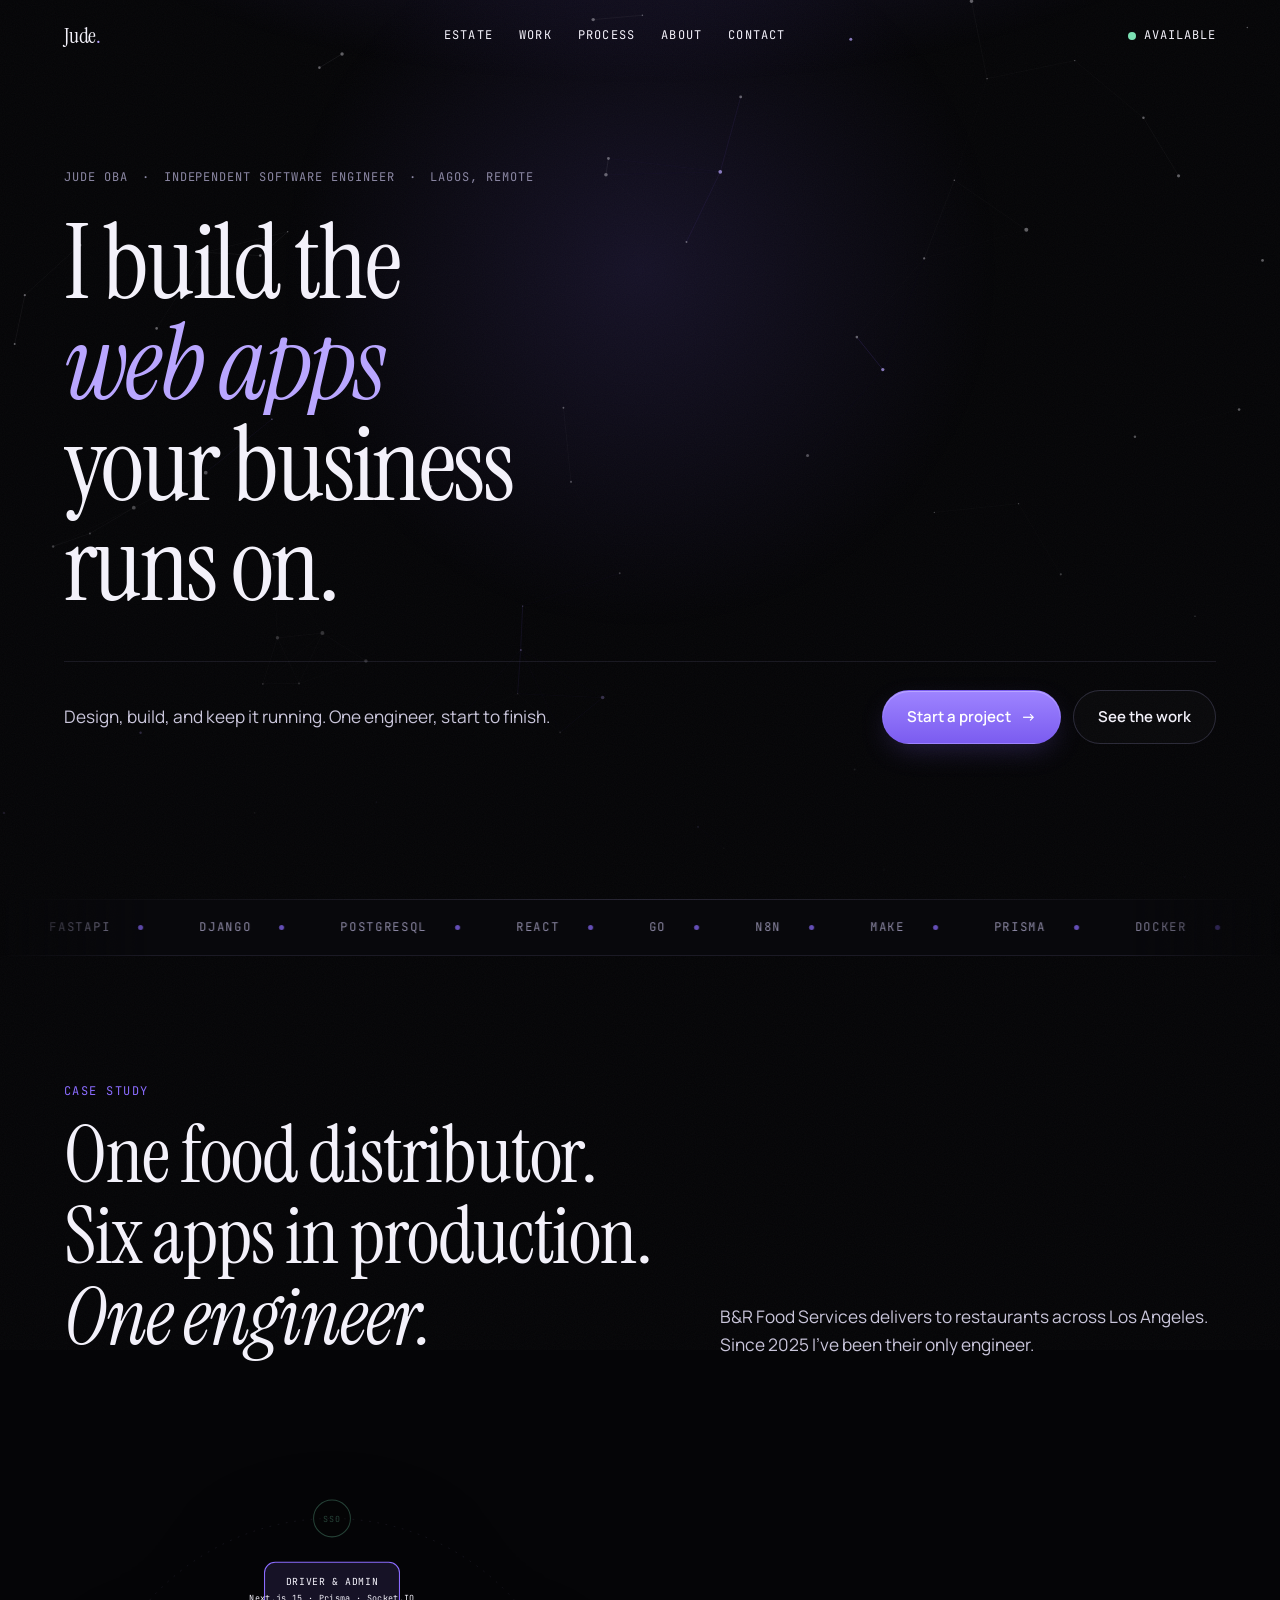
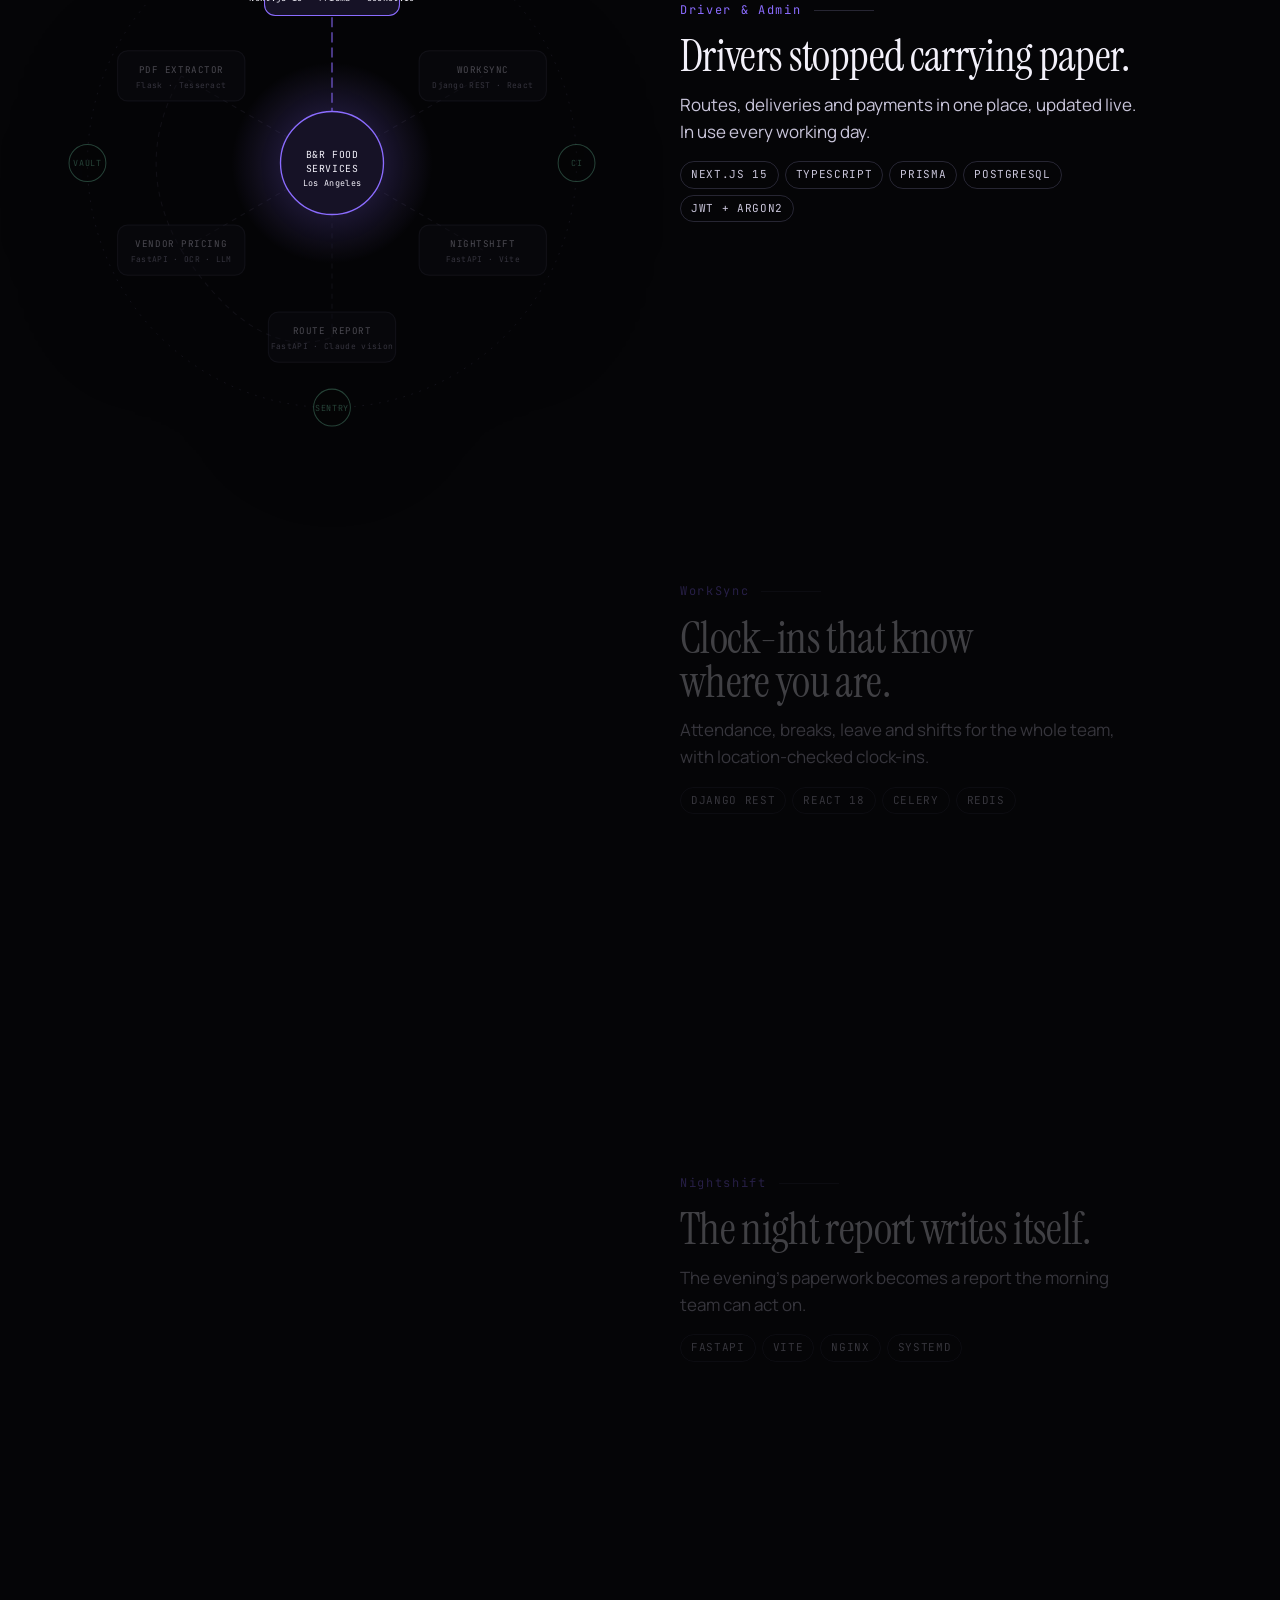
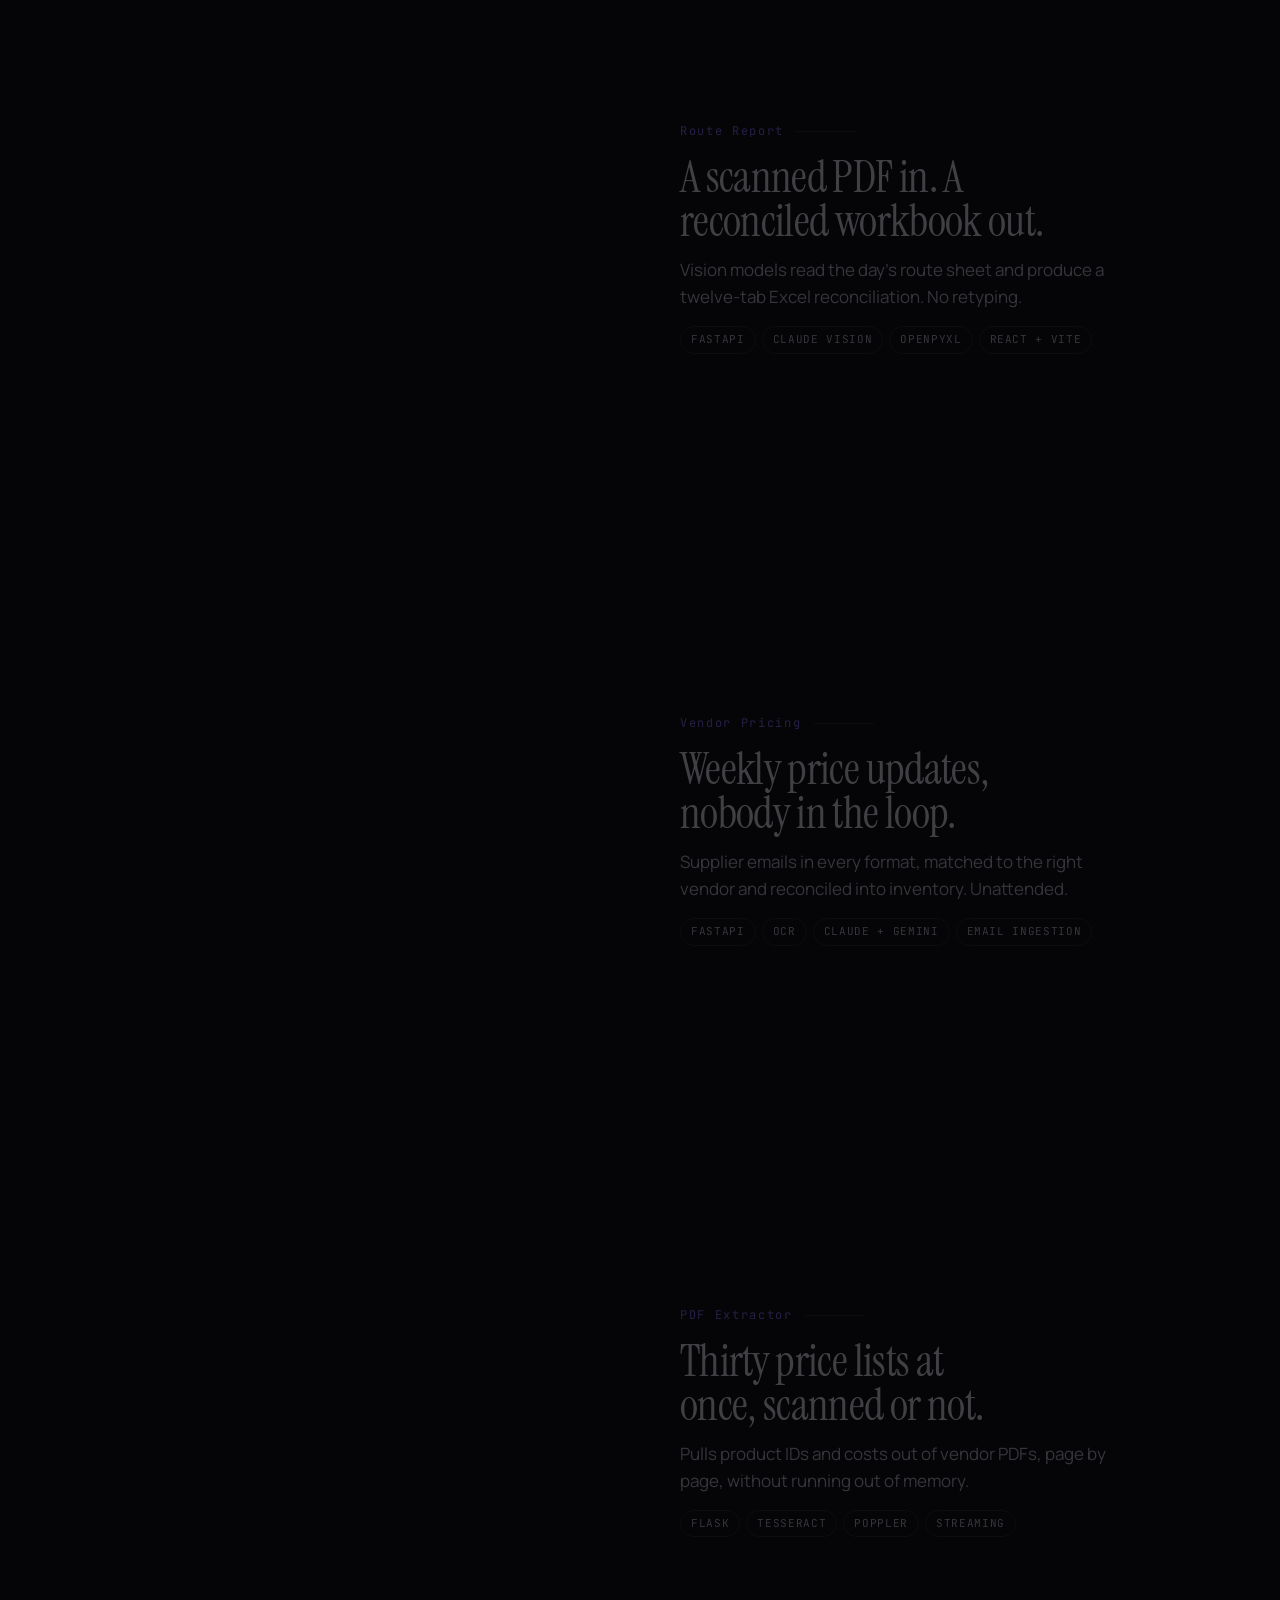
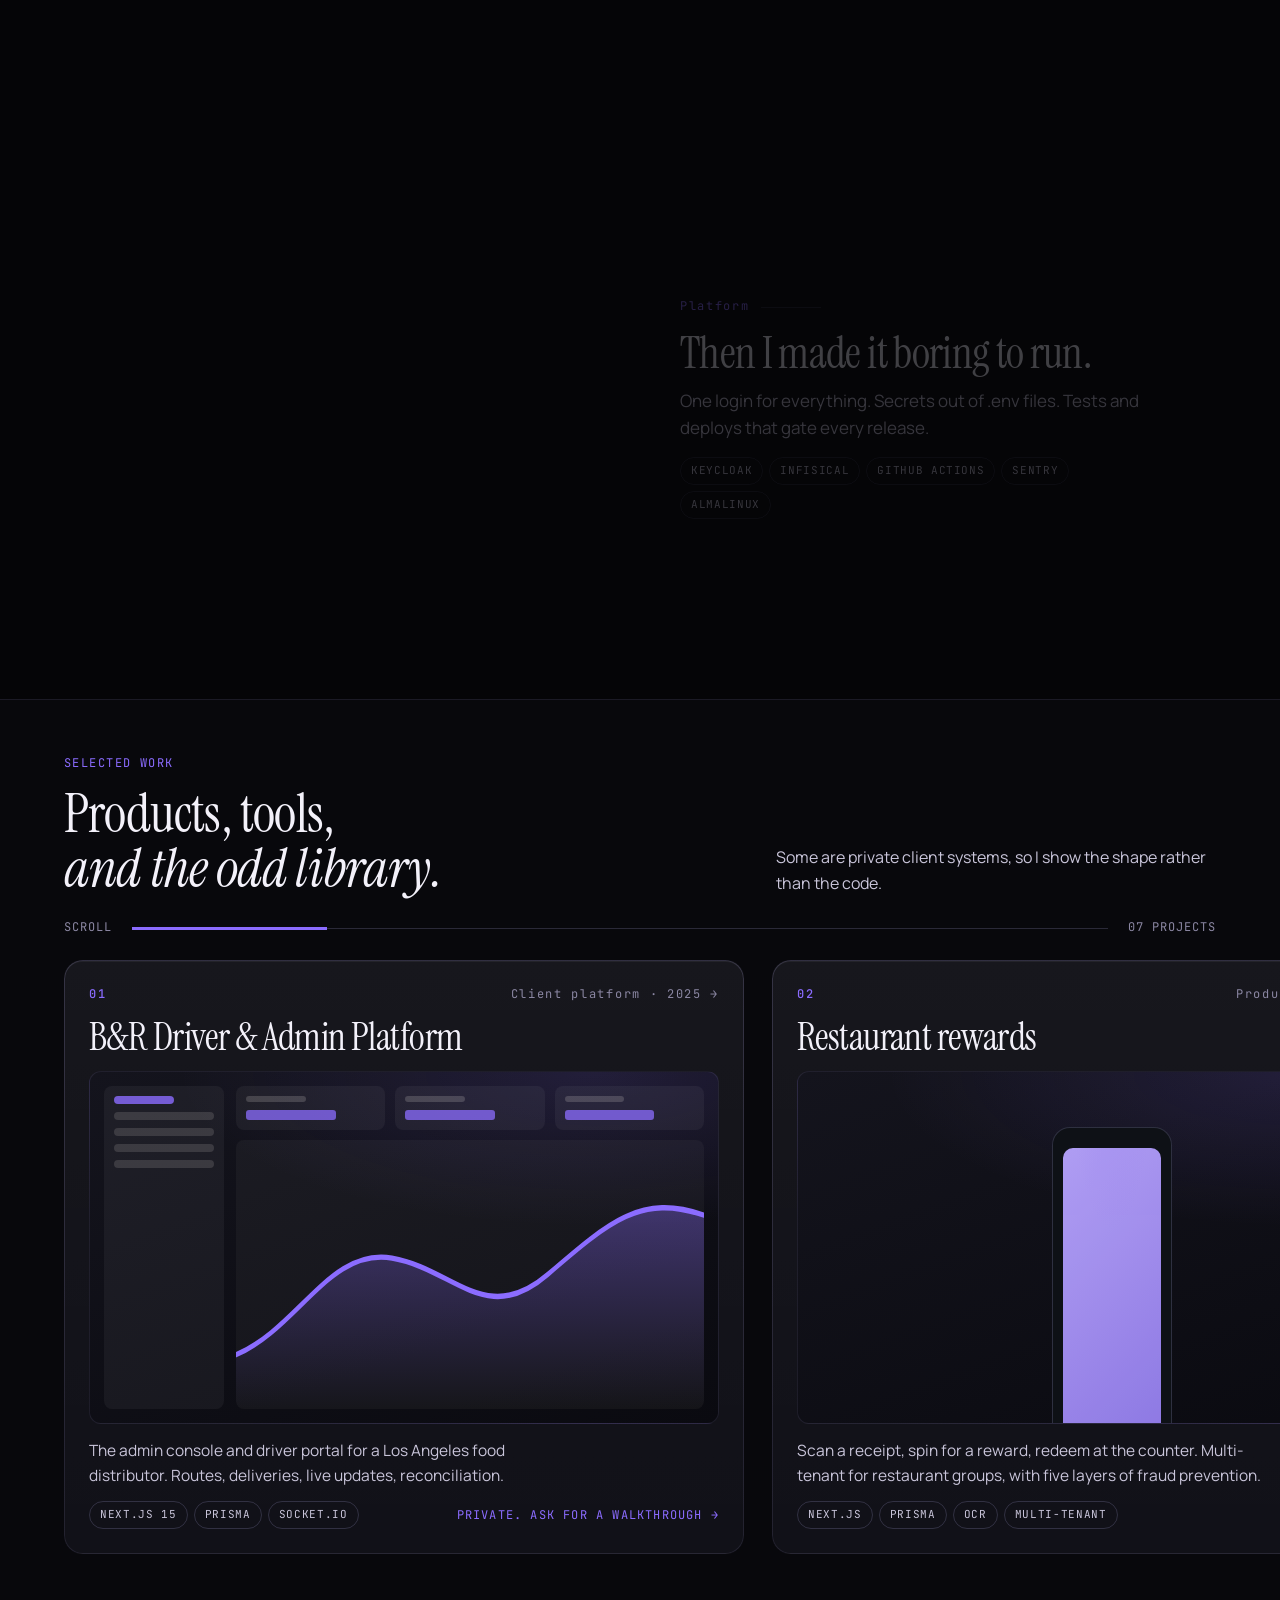
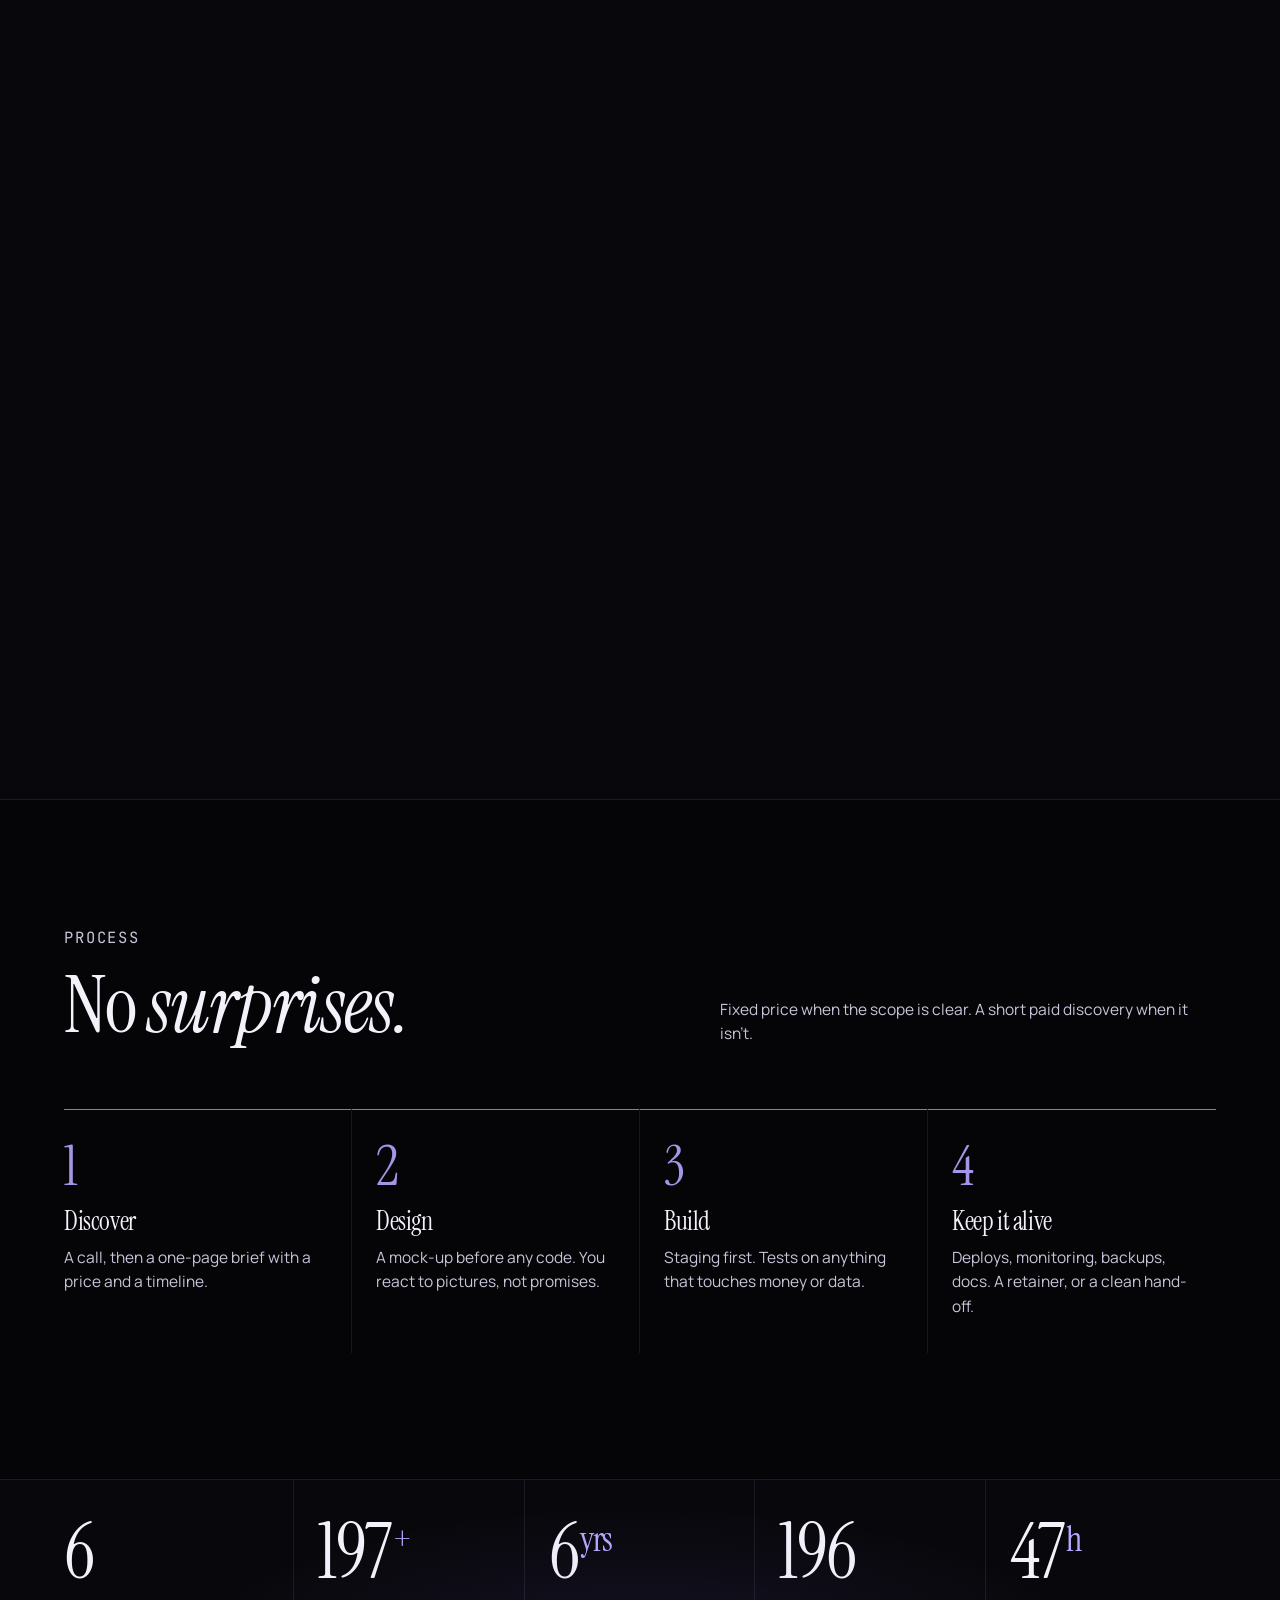
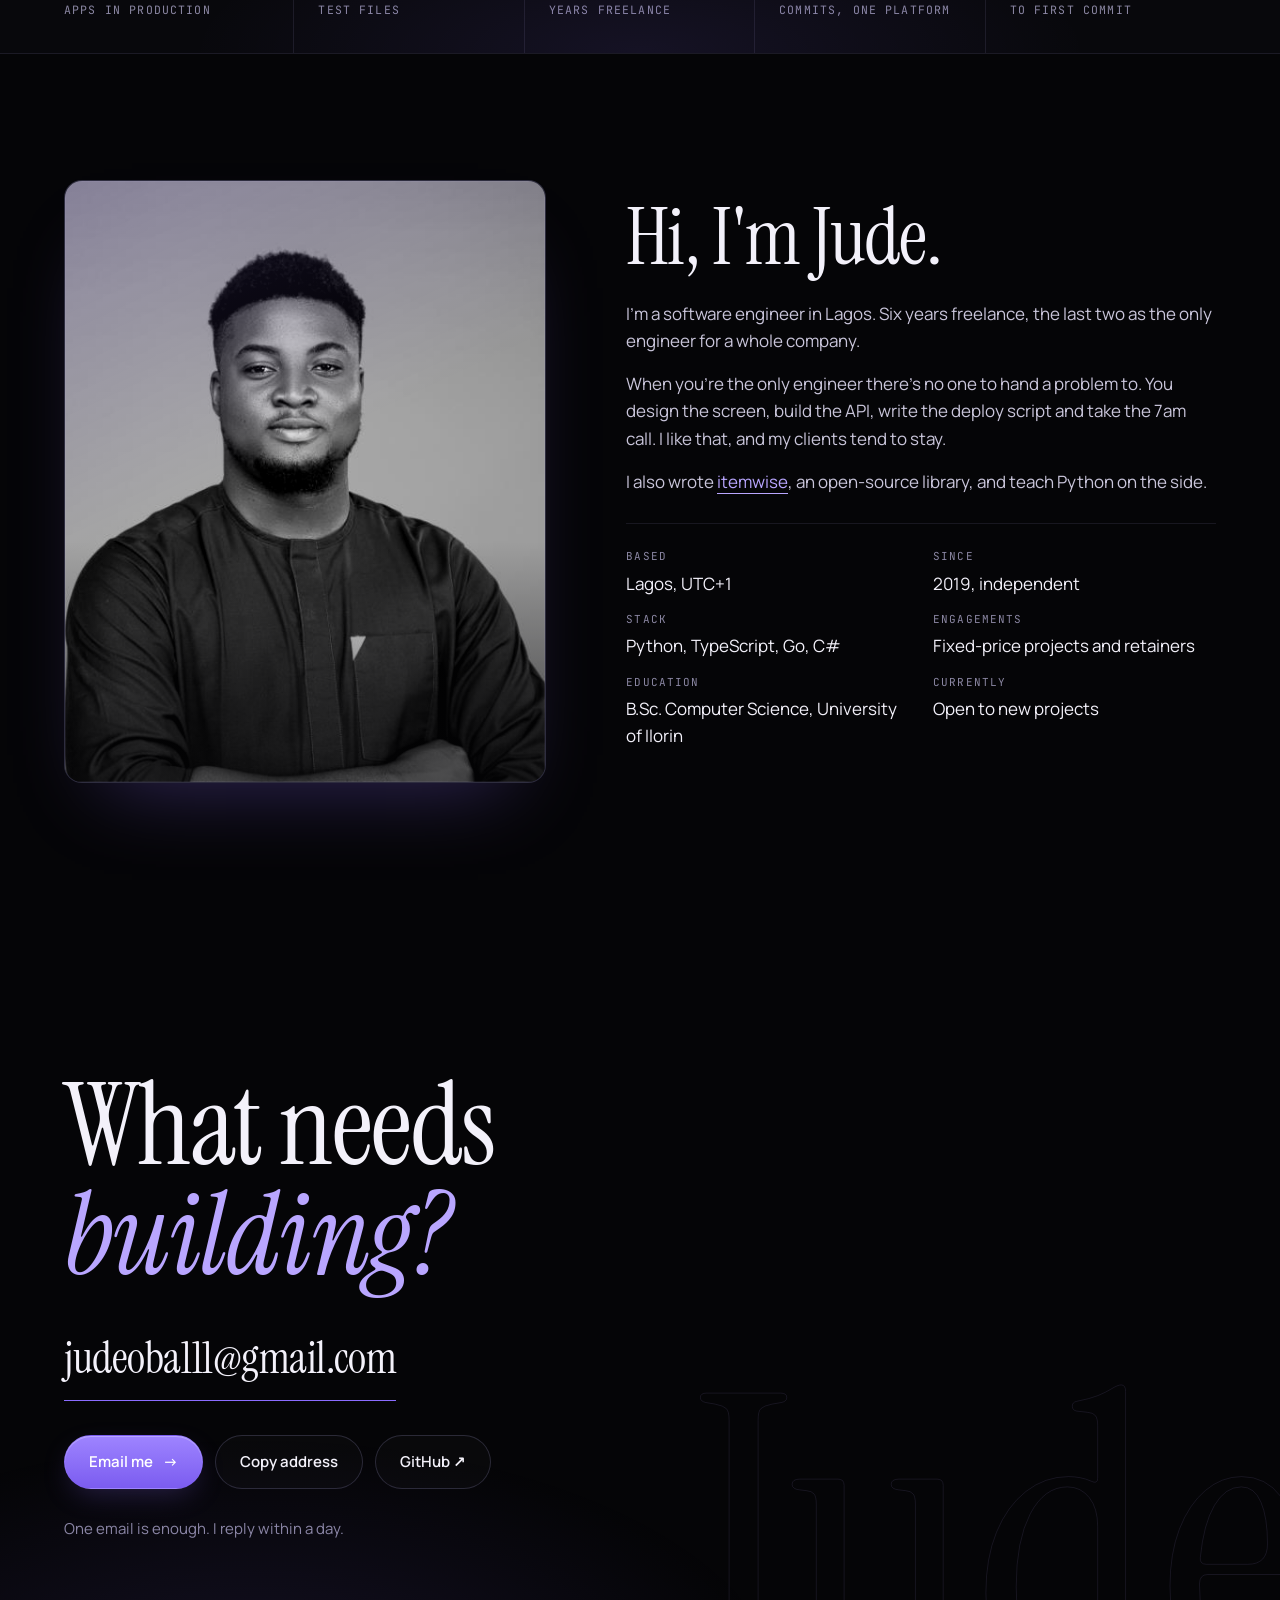
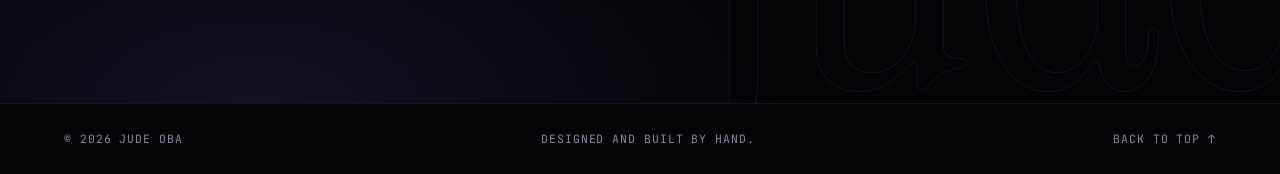
<file: index.html>
<!doctype html>
<html lang="en" class="no-js">
<head>
<meta charset="utf-8">
<meta name="viewport" content="width=device-width,initial-scale=1,viewport-fit=cover">
<title>Jude Oba — software engineer</title>
<meta name="description" content="Websites, web apps and automations for small businesses. Designed, built and kept running by one engineer. Remote, UTC+1.">
<meta name="theme-color" content="#050507">
<meta property="og:title" content="Jude Oba — software engineer">
<meta property="og:description" content="Websites, web apps and automations. Designed, built and kept running by one engineer.">
<meta property="og:type" content="website">
<meta property="og:url" content="https://judedesigns.github.io/portfolio/">
<meta property="og:image" content="https://judedesigns.github.io/portfolio/assets/og.png">
<link rel="icon" href="assets/favicon.svg" type="image/svg+xml">
<link rel="preconnect" href="https://fonts.googleapis.com">
<link rel="preconnect" href="https://fonts.gstatic.com" crossorigin>
<link rel="stylesheet" href="https://fonts.googleapis.com/css2?family=Instrument+Serif:ital@0;1&family=Manrope:wght@400;500;600;700&family=JetBrains+Mono:wght@400;500&display=swap">
<link rel="stylesheet" href="styles.css">
<script>document.documentElement.classList.replace('no-js','js')</script>
</head>
<body>

<div class="intro" id="intro" aria-hidden="true"><span>Jude Oba</span></div>
<div class="glow" aria-hidden="true"></div>
<div class="grain" aria-hidden="true"></div>
<div class="progress" aria-hidden="true"><i id="progress"></i></div>

<header class="nav">
  <a class="brand" href="#top">Jude<span>.</span></a>
  <ul>
    <li><a href="#estate">Estate</a></li>
    <li><a href="#work">Work</a></li>
    <li><a href="#process">Process</a></li>
    <li><a href="#about">About</a></li>
    <li><a href="#contact">Contact</a></li>
  </ul>
  <a class="status" href="#contact"><i></i>Available</a>
</header>

<main id="top">

<!-- ============ HERO ============ -->
<section class="hero" id="hero">
  <canvas id="field" aria-hidden="true"></canvas>
  <div class="wrap">
    <div class="kicker" data-reveal>
      <span class="mono">Jude Oba</span>
      <span class="mono">·</span>
      <span class="mono">Independent software engineer</span>
      <span class="mono">·</span>
      <span class="mono">Lagos, remote</span>
    </div>
    <h1 id="h1">
      <span class="line" data-reveal-line><span>I build the</span></span>
      <span class="line" data-reveal-line><span><em class="rot" id="rot"><span class="on">websites</span><span>web apps</span><span>automations</span></em></span></span>
      <span class="line" data-reveal-line><span>your business runs on.</span></span>
    </h1>
    <div class="sub">
      <p class="lede" data-reveal>Design, build, and keep it running. One engineer, start to finish.</p>
      <div class="cta" data-reveal>
        <a class="btn primary" href="#contact">Start a project <span class="arr">→</span></a>
        <a class="btn" href="#work">See the work</a>
      </div>
    </div>
  </div>
</section>

<!-- ============ MARQUEE ============ -->
<div class="marquee" aria-hidden="true">
  <div class="track" id="marquee">
    <span>Next.js</span><span>TypeScript</span><span>FastAPI</span><span>Django</span><span>PostgreSQL</span><span>React</span><span>Go</span><span>n8n</span><span>Make</span><span>Prisma</span><span>Docker</span><span>GitHub Actions</span><span>Keycloak</span><span>Claude API</span><span>OCR pipelines</span><span>GSAP</span><span>Tailwind</span><span>Celery</span><span>Redis</span><span>C# / .NET</span>
  </div>
</div>

<!-- ============ ESTATE (scrollytelling) ============ -->
<section class="chapter estate" id="estate">
  <div class="wrap">
    <div class="chapter-head">
      <div>
        <p class="eyebrow" data-reveal>Case study</p>
        <h2 data-reveal>One food distributor.<br>Six apps in production.<br><em>One engineer.</em></h2>
      </div>
      <p class="lede" data-reveal>B&amp;R Food Services delivers to restaurants across Los Angeles. Since 2025 I've been their only engineer.</p>
    </div>

    <div class="stage">
      <div class="sticky">
        <svg class="diagram" id="diagram" viewBox="0 0 640 640" role="img" aria-labelledby="dgt">
          <title id="dgt">Diagram of the six B&amp;R applications connected to a shared platform layer</title>
          <defs>
            <radialGradient id="hubg" cx="50%" cy="50%" r="50%"><stop offset="0" stop-color="#8B6CFF" stop-opacity=".35"/><stop offset="1" stop-color="#8B6CFF" stop-opacity="0"/></radialGradient>
          </defs>
          <circle class="ring" id="ring" cx="320" cy="320" r="292"/>
          <circle cx="320" cy="320" r="120" fill="url(#hubg)"/>

          <!-- links hub -> apps -->
          <path class="link" data-app="driver"  d="M320 320 L320 112"/>
          <path class="link" data-app="worksync" d="M320 320 L500 216"/>
          <path class="link" data-app="night"   d="M320 320 L500 424"/>
          <path class="link" data-app="endday"  d="M320 320 L320 528"/>
          <path class="link" data-app="vendor"  d="M320 320 L140 424"/>
          <path class="link" data-app="extract" d="M320 320 L140 216"/>
          <!-- links between apps that talk to each other -->
          <path class="link" data-app="endday" d="M140 424 Q230 560 320 528" />
          <path class="link" data-app="vendor" d="M140 216 Q80 320 140 424" />

          <!-- hub -->
          <g class="node hub on" id="hub">
            <circle class="bg" cx="320" cy="320" r="58"/>
            <text x="320" y="314" text-anchor="middle">B&amp;R Food</text>
            <text x="320" y="330" text-anchor="middle">Services</text>
            <text class="sub" x="320" y="346" text-anchor="middle">Los Angeles</text>
          </g>

          <!-- app nodes -->
          <g class="node" data-app="driver"><rect x="244" y="82" width="152" height="60" rx="12"/><text x="320" y="108" text-anchor="middle">Driver &amp; Admin</text><text class="sub" x="320" y="126" text-anchor="middle">Next.js 15 · Prisma · Socket.IO</text></g>
          <g class="node" data-app="worksync"><rect x="424" y="186" width="152" height="60" rx="12"/><text x="500" y="212" text-anchor="middle">WorkSync</text><text class="sub" x="500" y="230" text-anchor="middle">Django REST · React</text></g>
          <g class="node" data-app="night"><rect x="424" y="394" width="152" height="60" rx="12"/><text x="500" y="420" text-anchor="middle">Nightshift</text><text class="sub" x="500" y="438" text-anchor="middle">FastAPI · Vite</text></g>
          <g class="node" data-app="endday"><rect x="244" y="498" width="152" height="60" rx="12"/><text x="320" y="524" text-anchor="middle">Route Report</text><text class="sub" x="320" y="542" text-anchor="middle">FastAPI · Claude vision</text></g>
          <g class="node" data-app="vendor"><rect x="64" y="394" width="152" height="60" rx="12"/><text x="140" y="420" text-anchor="middle">Vendor Pricing</text><text class="sub" x="140" y="438" text-anchor="middle">FastAPI · OCR · LLM</text></g>
          <g class="node" data-app="extract"><rect x="64" y="186" width="152" height="60" rx="12"/><text x="140" y="212" text-anchor="middle">PDF Extractor</text><text class="sub" x="140" y="230" text-anchor="middle">Flask · Tesseract</text></g>

          <!-- platform ring nodes -->
          <g class="platform" id="platform">
            <g><circle cx="320" cy="28" r="22"/><text x="320" y="32" text-anchor="middle">SSO</text></g>
            <g><circle cx="612" cy="320" r="22"/><text x="612" y="324" text-anchor="middle">CI</text></g>
            <g><circle cx="320" cy="612" r="22"/><text x="320" y="616" text-anchor="middle">Sentry</text></g>
            <g><circle cx="28" cy="320" r="22"/><text x="28" y="324" text-anchor="middle">Vault</text></g>
          </g>
        </svg>
      </div>

      <div class="steps" id="steps">
        <article class="step" data-app="driver">
          <p class="n">Driver &amp; Admin</p>
          <h3>Drivers stopped carrying paper.</h3>
          <p>Routes, deliveries and payments in one place, updated live. In use every working day.</p>
          <div class="tags"><span class="tag">Next.js 15</span><span class="tag">TypeScript</span><span class="tag">Prisma</span><span class="tag">PostgreSQL</span><span class="tag">JWT + Argon2</span></div>
        </article>
        <article class="step" data-app="worksync">
          <p class="n">WorkSync</p>
          <h3>Clock-ins that know where you are.</h3>
          <p>Attendance, breaks, leave and shifts for the whole team, with location-checked clock-ins.</p>
          <div class="tags"><span class="tag">Django REST</span><span class="tag">React 18</span><span class="tag">Celery</span><span class="tag">Redis</span></div>
        </article>
        <article class="step" data-app="night">
          <p class="n">Nightshift</p>
          <h3>The night report writes itself.</h3>
          <p>The evening's paperwork becomes a report the morning team can act on.</p>
          <div class="tags"><span class="tag">FastAPI</span><span class="tag">Vite</span><span class="tag">nginx</span><span class="tag">systemd</span></div>
        </article>
        <article class="step" data-app="endday">
          <p class="n">Route Report</p>
          <h3>A scanned PDF in. A reconciled workbook out.</h3>
          <p>Vision models read the day's route sheet and produce a twelve-tab Excel reconciliation. No retyping.</p>
          <div class="tags"><span class="tag">FastAPI</span><span class="tag">Claude vision</span><span class="tag">openpyxl</span><span class="tag">React + Vite</span></div>
        </article>
        <article class="step" data-app="vendor">
          <p class="n">Vendor Pricing</p>
          <h3>Weekly price updates, nobody in the loop.</h3>
          <p>Supplier emails in every format, matched to the right vendor and reconciled into inventory. Unattended.</p>
          <div class="tags"><span class="tag">FastAPI</span><span class="tag">OCR</span><span class="tag">Claude + Gemini</span><span class="tag">Email ingestion</span></div>
        </article>
        <article class="step" data-app="extract">
          <p class="n">PDF Extractor</p>
          <h3>Thirty price lists at once, scanned or not.</h3>
          <p>Pulls product IDs and costs out of vendor PDFs, page by page, without running out of memory.</p>
          <div class="tags"><span class="tag">Flask</span><span class="tag">Tesseract</span><span class="tag">Poppler</span><span class="tag">Streaming</span></div>
        </article>
        <article class="step" data-app="platform">
          <p class="n">Platform</p>
          <h3>Then I made it boring to run.</h3>
          <p>One login for everything. Secrets out of .env files. Tests and deploys that gate every release.</p>
          <div class="tags"><span class="tag">Keycloak</span><span class="tag">Infisical</span><span class="tag">GitHub Actions</span><span class="tag">Sentry</span><span class="tag">AlmaLinux</span></div>
        </article>
      </div>
    </div>
  </div>
</section>

<!-- ============ WORK ============ -->
<section class="chapter work" id="work">
  <div class="wrap">
    <div class="chapter-head">
      <div>
        <p class="eyebrow" data-reveal>Selected work</p>
        <h2 data-reveal>Products, tools,<br><em>and the odd library.</em></h2>
      </div>
      <p class="lede" data-reveal>Some are private client systems, so I show the shape rather than the code.</p>
    </div>
  </div>
  <div class="pin" id="workPin">
    <div class="hint mono"><span>Scroll</span><span class="bar"><i id="railbar"></i></span><span id="railcount">01 / 06</span></div>
    <div class="rail" id="rail">

      <article class="card">
        <div class="idx"><b>01</b><span>Client platform · 2025 →</span></div>
        <h3>B&amp;R Driver &amp; Admin Platform</h3>
        <div class="frame">
          <div class="ui">
            <div class="side"><i></i><i></i><i></i><i></i><i></i></div>
            <div class="main">
              <div class="kpis"><b></b><b></b><b></b></div>
              <div class="chart"><svg viewBox="0 0 300 100" preserveAspectRatio="none"><defs><linearGradient id="cg" x1="0" x2="0" y1="0" y2="1"><stop offset="0" stop-color="#8B6CFF" stop-opacity=".35"/><stop offset="1" stop-color="#8B6CFF" stop-opacity="0"/></linearGradient></defs><path class="area" d="M0 80 C40 70 60 40 100 44 S160 70 200 50 S260 20 300 28 L300 100 L0 100Z"/><path d="M0 80 C40 70 60 40 100 44 S160 70 200 50 S260 20 300 28"/></svg></div>
            </div>
          </div>
        </div>
        <p class="desc">The admin console and driver portal for a Los Angeles food distributor. Routes, deliveries, live updates, reconciliation.</p>
        <div class="foot"><div class="tags"><span class="tag">Next.js 15</span><span class="tag">Prisma</span><span class="tag">Socket.IO</span></div><a href="#contact">Private. Ask for a walkthrough →</a></div>
      </article>

      <article class="card">
        <div class="idx"><b>02</b><span>Product · multi-tenant</span></div>
        <h3>Restaurant rewards</h3>
        <div class="frame f-mobile"><div class="ui"><div class="phone"><i style="width:40%"></i><i class="hero"></i><i></i><i style="width:70%"></i><i style="width:55%"></i><i class="btn"></i></div></div></div>
        <p class="desc">Scan a receipt, spin for a reward, redeem at the counter. Multi-tenant for restaurant groups, with five layers of fraud prevention.</p>
        <div class="foot"><div class="tags"><span class="tag">Next.js</span><span class="tag">Prisma</span><span class="tag">OCR</span><span class="tag">Multi-tenant</span></div><a href="#contact">Ask about it →</a></div>
      </article>

      <article class="card">
        <div class="idx"><b>03</b><span>Automation platform</span></div>
        <h3>Apex Engine</h3>
        <div class="frame f-pipe"><div class="ui"><div class="pipe"><b class="on" data-l="Script"></b><b class="on" data-l="Voice"></b><b class="on" data-l="Render"></b><b data-l="Review"></b><b data-l="Publish"></b></div></div></div>
        <p class="desc">Generates, reviews and publishes AI video across up to ten YouTube channels. A person approves every upload.</p>
        <div class="foot"><div class="tags"><span class="tag">FastAPI</span><span class="tag">Celery + Redis</span><span class="tag">FFmpeg</span><span class="tag">Docker</span></div><a href="#contact">Ask about it →</a></div>
      </article>

      <article class="card">
        <div class="idx"><b>04</b><span>Open source · PyPI</span></div>
        <h3>itemwise</h3>
        <div class="frame f-term"><div class="ui"><pre>$ <b>itemwise</b> analyze results.json

  items                40
  models compared      12
  Cronbach's alpha     <s>0.860</s>  (good)
  carrying signal      48%
  dead weight          <u>52%</u> of every run

<u>BACKWARDS ITEMS (3)</u> — fix these first
  format-00   r_pb=-0.41   weaker models pass more often
  ...</pre></div></div>
        <p class="desc">Applies classical test theory to LLM eval suites: which cases carry signal, which just cost money, which graders are broken. Zero dependencies.</p>
        <div class="foot"><div class="tags"><span class="tag">Python</span><span class="tag">Statistics</span><span class="tag">CLI</span></div><a href="https://github.com/JudeDesigns/itemwise" target="_blank" rel="noopener">GitHub ↗</a></div>
      </article>

      <article class="card">
        <div class="idx"><b>05</b><span>Client platform</span></div>
        <h3>WorkSync</h3>
        <div class="frame">
          <div class="ui">
            <div class="side"><i></i><i></i><i></i><i></i></div>
            <div class="main">
              <div class="kpis"><b></b><b></b><b></b></div>
              <div class="chart"><svg viewBox="0 0 300 100" preserveAspectRatio="none"><path class="area" d="M0 60 L30 62 L60 40 L90 48 L120 30 L150 36 L180 22 L210 30 L240 18 L270 26 L300 12 L300 100 L0 100Z"/><path d="M0 60 L30 62 L60 40 L90 48 L120 30 L150 36 L180 22 L210 30 L240 18 L270 26 L300 12"/></svg></div>
            </div>
          </div>
        </div>
        <p class="desc">Time tracking with location checks, break rules, leave, scheduling and overtime reports.</p>
        <div class="foot"><div class="tags"><span class="tag">Django REST</span><span class="tag">React 18</span><span class="tag">Celery</span></div><a href="#contact">Ask about it →</a></div>
      </article>

      <article class="card">
        <div class="idx"><b>07</b><span>Concept · pitch</span></div>
        <h3>3D Modeling Service</h3>
        <div class="frame"><div class="ui" style="grid-template-columns:1fr;place-items:center"><div style="width:78%;text-align:center"><div style="font-family:var(--serif);font-size:clamp(20px,2.6vw,30px);color:var(--ink);line-height:1.1">The model loads as a <span style="color:var(--accent-2);font-style:italic">drawing,</span><br>then becomes the render.</div><div class="mono" style="margin-top:14px">three.js · gsap · scroll-scrubbed</div></div></div></div>
        <p class="desc">An unsolicited concept for a US 3D-modeling studio. One glTF model, scrubbed by scroll: CAD edge pass, PBR render, then an exploded assembly you can isolate part by part. Static site, no build step.</p>
        <div class="foot"><div class="tags"><span class="tag">Three.js r186</span><span class="tag">GSAP</span><span class="tag">WebGL</span></div><a href="demos/3dms/" target="_blank" rel="noopener">Open the demo ↗</a></div>
      </article>
      <article class="card">
        <div class="idx"><b>06</b><span>Agency site · design system</span></div>
        <h3>CreonTek</h3>
        <div class="frame"><div class="ui" style="grid-template-columns:1fr;place-items:center"><div style="width:70%;font-family:var(--serif);font-size:clamp(22px,3vw,34px);color:var(--ink);text-align:center;line-height:1.1">Websites. Apps. Automations.<br><span style="color:var(--accent-2);font-style:italic">Built as one system.</span></div></div></div>
        <p class="desc">An agency site and three studio sub-sites in one monorepo, sharing a design system. The homepage runs as a state deck on desktop.</p>
        <div class="foot"><div class="tags"><span class="tag">Next.js</span><span class="tag">GSAP</span><span class="tag">Turborepo</span><span class="tag">Tailwind v4</span></div><a href="#contact">Ask about it →</a></div>
      </article>

    </div>
  </div>
</section>

<!-- ============ PROCESS ============ -->
<section class="chapter process" id="process">
  <div class="wrap">
    <div class="chapter-head">
      <div>
        <p class="eyebrow" data-reveal>Process</p>
        <h2 data-reveal>No <em>surprises.</em></h2>
      </div>
      <p class="lede" data-reveal>Fixed price when the scope is clear. A short paid discovery when it isn't.</p>
    </div>
    <ol>
      <li data-step><div class="num">1</div><h3>Discover</h3><p>A call, then a one-page brief with a price and a timeline.</p></li>
      <li data-step><div class="num">2</div><h3>Design</h3><p>A mock-up before any code. You react to pictures, not promises.</p></li>
      <li data-step><div class="num">3</div><h3>Build</h3><p>Staging first. Tests on anything that touches money or data.</p></li>
      <li data-step><div class="num">4</div><h3>Keep it alive</h3><p>Deploys, monitoring, backups, docs. A retainer, or a clean hand-off.</p></li>
    </ol>
  </div>
</section>

<!-- ============ NUMBERS ============ -->
<section class="numbers" id="numbers">
  <div class="wrap">
    <div class="grid">
      <div class="stat" data-reveal><div class="v"><span data-count="6">0</span></div><div class="l">Apps in production</div></div>
      <div class="stat" data-reveal><div class="v"><span data-count="200">0</span><sup>+</sup></div><div class="l">Test files</div></div>
      <div class="stat" data-reveal><div class="v"><span data-count="6">0</span><sup>yrs</sup></div><div class="l">Years freelance</div></div>
      <div class="stat" data-reveal><div class="v"><span data-count="199">0</span></div><div class="l">Commits, one platform</div></div>
      <div class="stat" data-reveal><div class="v"><span data-count="48">0</span><sup>h</sup></div><div class="l">To first commit</div></div>
    </div>
  </div>
</section>

<!-- ============ ABOUT ============ -->
<section class="chapter about" id="about">
  <div class="wrap">
    <div class="grid">
      <div class="photo" data-reveal>
        <img src="assets/Jude.jpeg" alt="Jude Oba" width="640" height="640" loading="lazy" decoding="async">
      </div>
      <div>
        <h2 data-reveal>Hi, I'm Jude.</h2>
        <div class="bio" style="margin-top:22px">
          <p data-reveal>I'm a software engineer in Lagos. Six years freelance, the last two as the only engineer for a whole company.</p>
          <p data-reveal>When you're the only engineer there's no one to hand a problem to. You design the screen, build the API, write the deploy script and take the 7am call. I like that, and my clients tend to stay.</p>
          <p data-reveal>I also wrote <a href="https://github.com/JudeDesigns/itemwise" style="color:var(--accent-2);border-bottom:1px solid currentColor">itemwise</a>, an open-source library, and teach Python on the side.</p>
        </div>
        <dl class="facts" data-reveal>
          <div><dt>Based</dt><dd>Lagos, UTC+1</dd></div>
          <div><dt>Since</dt><dd>2019, independent</dd></div>
          <div><dt>Stack</dt><dd>Python, TypeScript, Go, C#</dd></div>
          <div><dt>Engagements</dt><dd>Fixed-price projects and retainers</dd></div>
          <div><dt>Education</dt><dd>B.Sc. Computer Science, University of Ilorin</dd></div>
          <div><dt>Currently</dt><dd>Open to new projects</dd></div>
        </dl>
      </div>
    </div>
  </div>
</section>

<!-- ============ CONTACT ============ -->
<section class="contact" id="contact">
  <div class="bgword" aria-hidden="true">Jude</div>
  <div class="wrap">
    <h2 class="serif" data-reveal>What needs<br><em>building?</em></h2>
    <a class="big" href="mailto:judeoba111@gmail.com?subject=Project%20enquiry" data-reveal>judeoba111@gmail.com</a>
    <div class="row" data-reveal>
      <a class="btn primary" href="mailto:judeoba111@gmail.com?subject=Project%20enquiry">Email me <span class="arr">→</span></a>
      <button class="btn" id="copy" type="button">Copy address</button>
      <a class="btn" href="https://github.com/JudeDesigns" target="_blank" rel="noopener">GitHub ↗</a>
    </div>
    <p class="note" data-reveal>One email is enough. I reply within a day.</p>
  </div>
</section>

</main>

<footer>
  <span>© <span id="year">2026</span> Jude Oba</span>
  <span>Designed and built by hand.</span>
  <a href="#top">Back to top ↑</a>
</footer>

<div class="toast" id="toast">Copied</div>

<script src="assets/vendor/gsap.min.js"></script>
<script src="assets/vendor/ScrollTrigger.min.js"></script>
<script src="assets/vendor/lenis.min.js"></script>
<script src="main.js"></script>
</body>
</html>
</file>
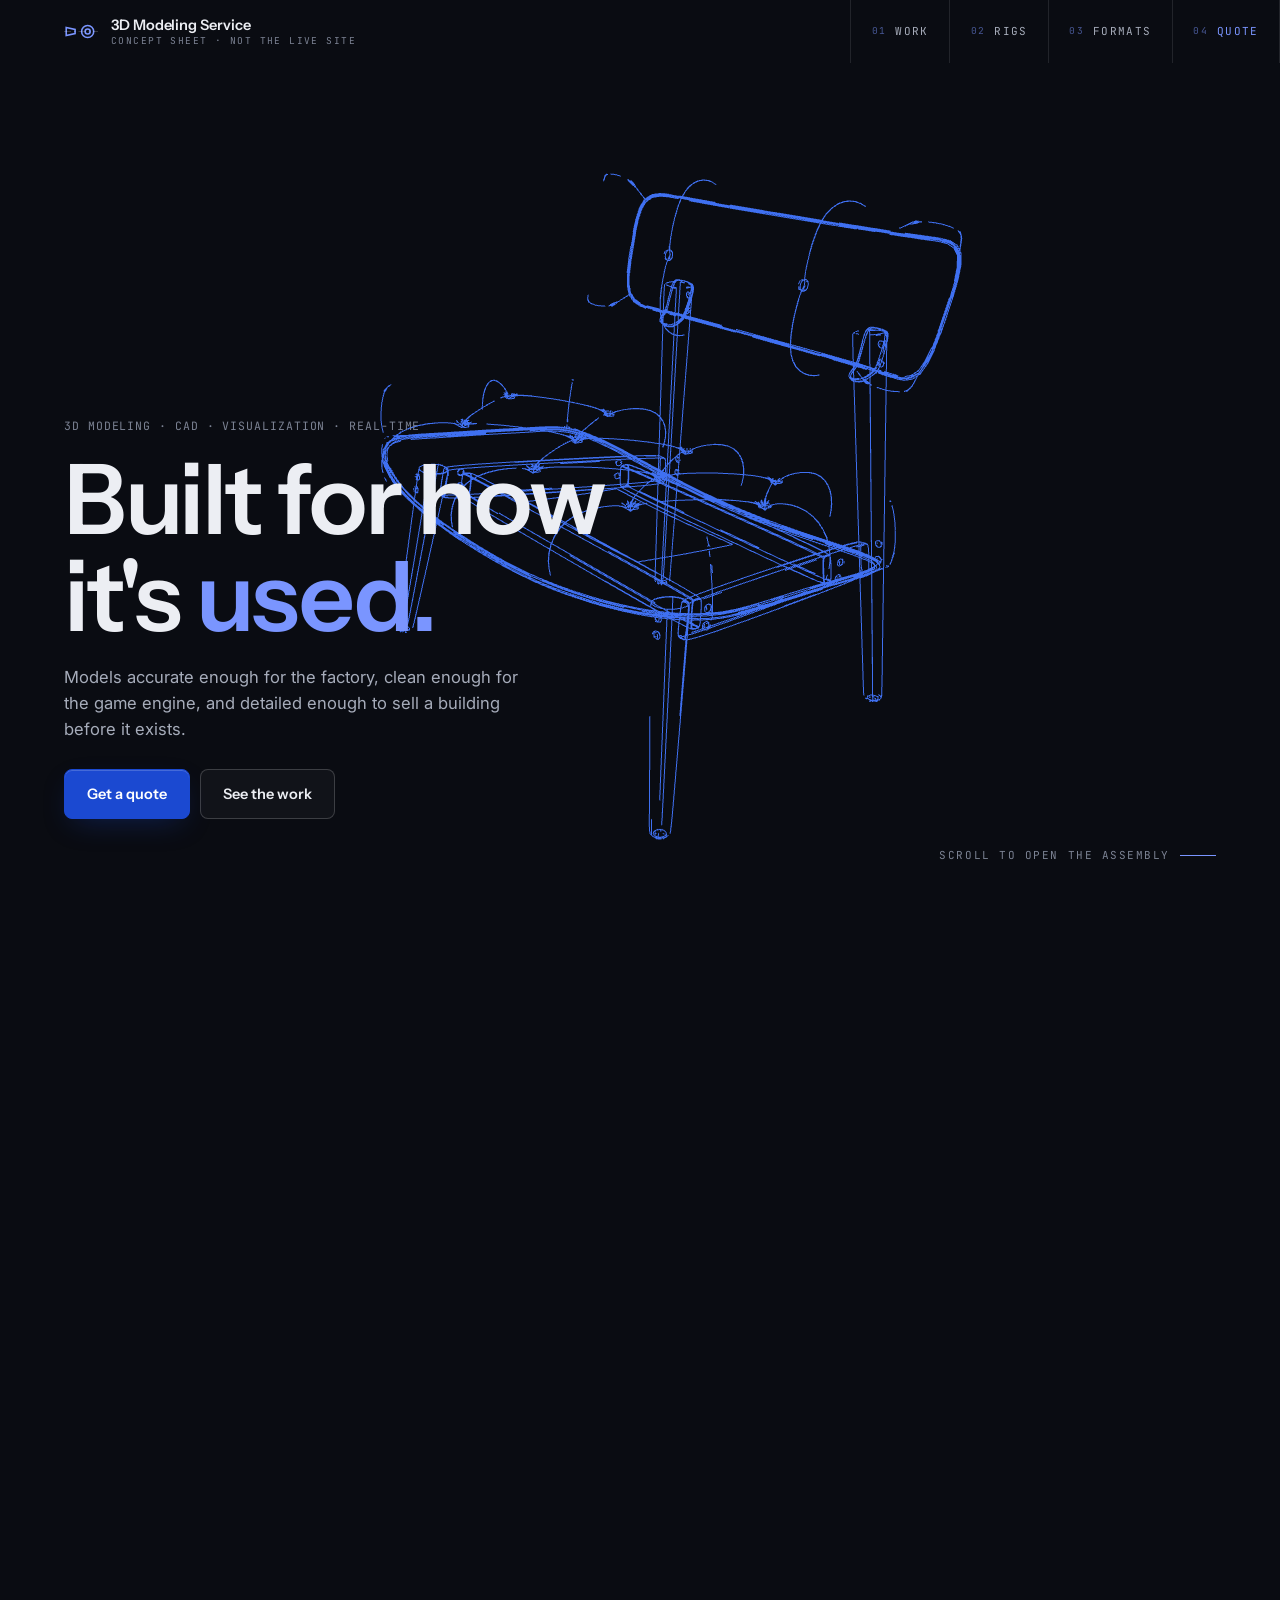
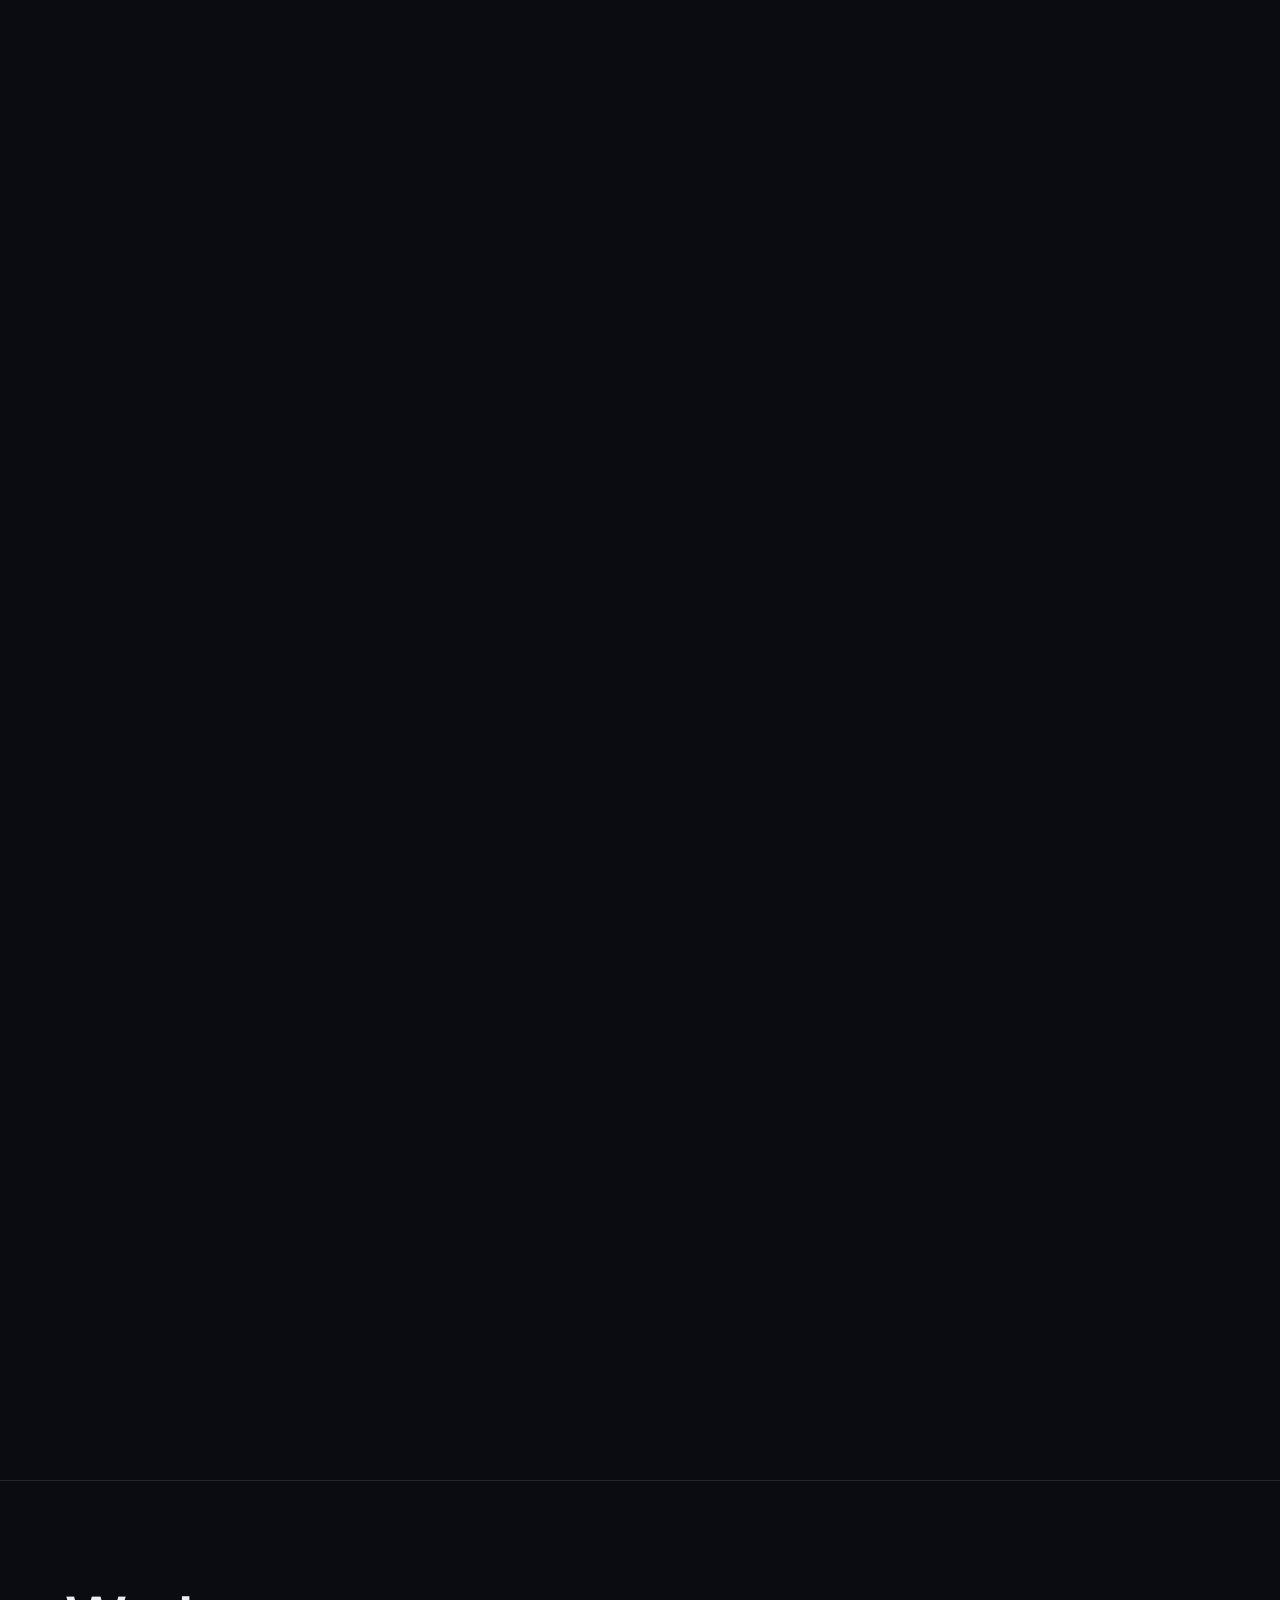
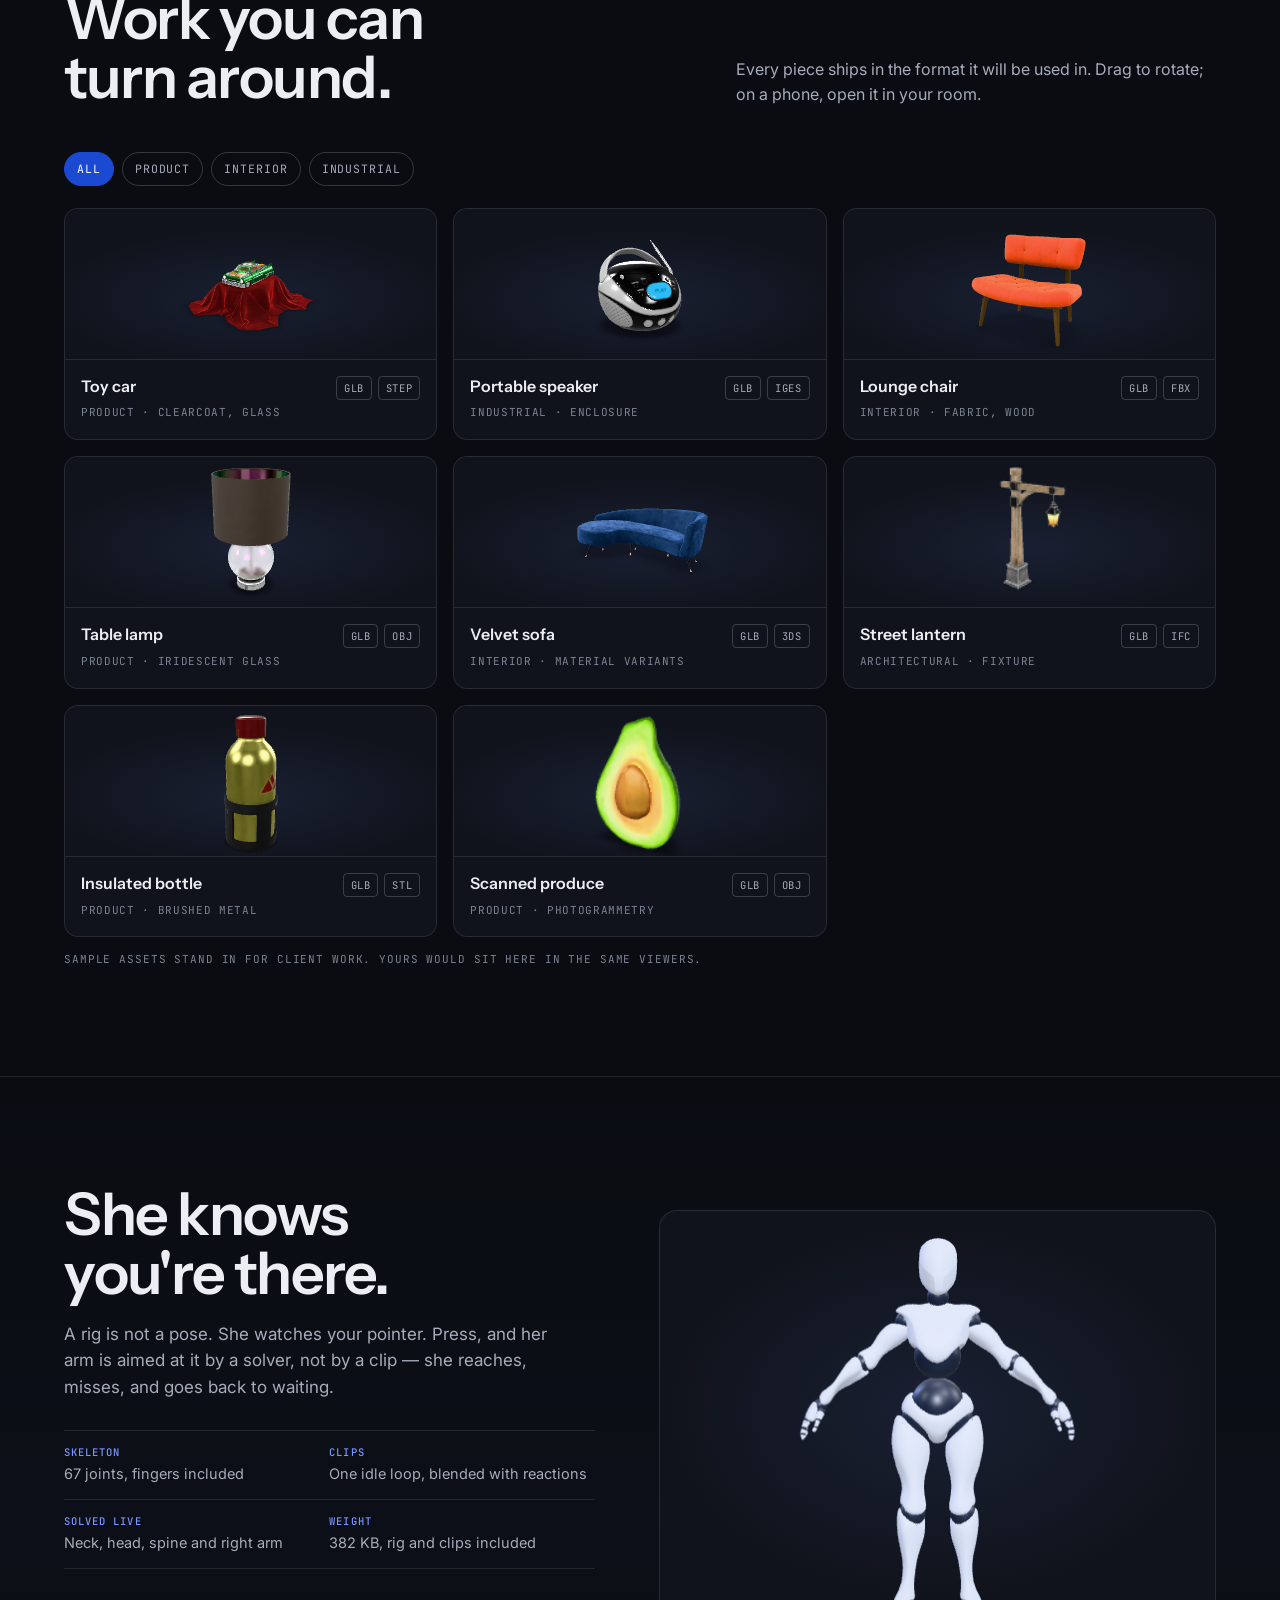
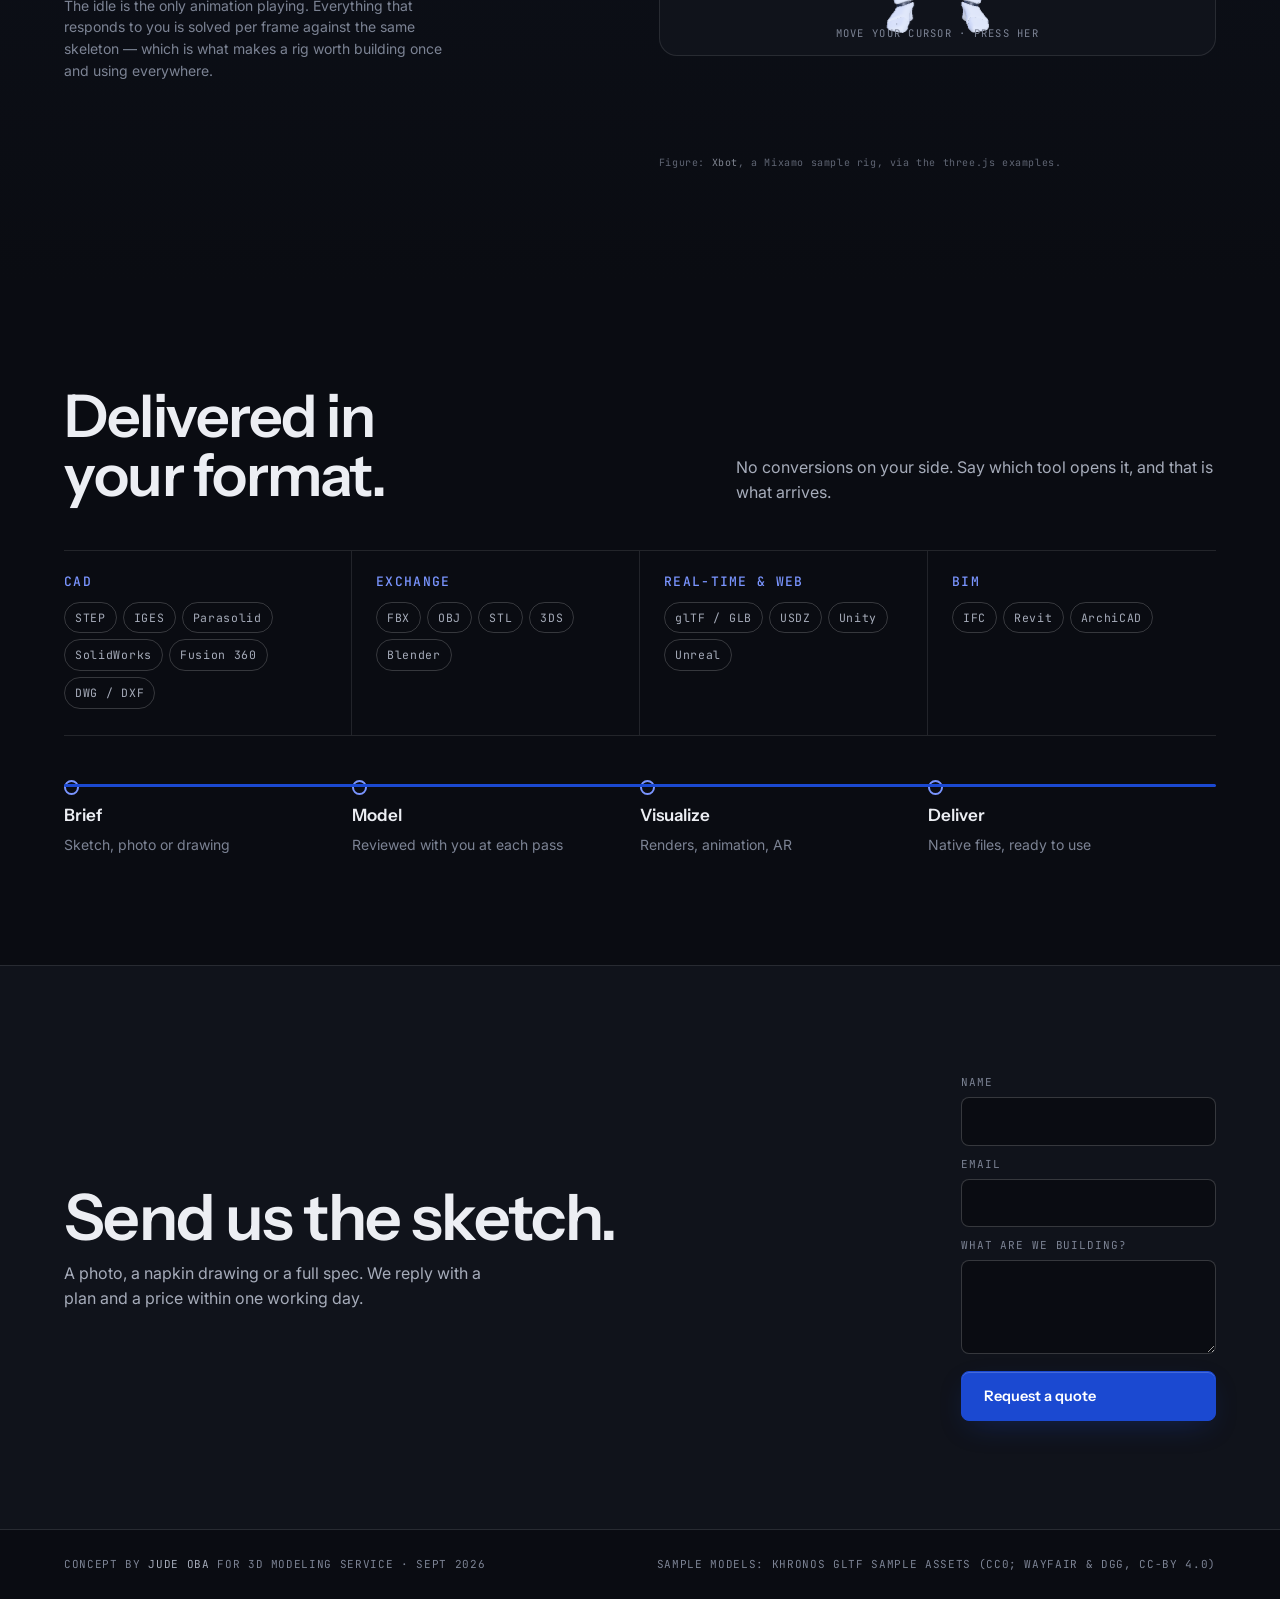
<file: demos/3dms/index.html>
<!doctype html>
<html lang="en">
<head>
<meta charset="utf-8">
<meta name="viewport" content="width=device-width,initial-scale=1,viewport-fit=cover">
<title>3D Modeling Service — concept</title>
<meta name="description" content="A concept homepage for 3D Modeling Service: real-time 3D, exploded assemblies and touchable portfolio pieces. Built by Jude Oba.">
<meta name="robots" content="noindex">
<meta name="theme-color" content="#0A0C12">
<link rel="icon" href="data:image/svg+xml,%3Csvg xmlns='http://www.w3.org/2000/svg' viewBox='0 0 64 64'%3E%3Crect width='64' height='64' rx='12' fill='%230A0C12'/%3E%3Cg fill='none' stroke='%237A95FF' stroke-width='3.5' stroke-linejoin='round'%3E%3Cpath d='M8 22 L24 26 L24 38 L8 42 Z'/%3E%3Ccircle cx='44' cy='32' r='12'/%3E%3Ccircle cx='44' cy='32' r='5'/%3E%3C/g%3E%3C/svg%3E">
<link rel="preconnect" href="https://fonts.googleapis.com">
<link rel="preconnect" href="https://fonts.gstatic.com" crossorigin>
<link rel="stylesheet" href="https://fonts.googleapis.com/css2?family=Instrument+Sans:wght@500;600;700&family=Inter:wght@400;500&family=JetBrains+Mono:wght@400;500&display=swap">
<link rel="stylesheet" href="styles.css?v=3">
<!-- Set before anything else: the browser decides whether to restore a scroll
     position very early, and this page's pinned timeline cannot survive landing
     mid-story with measurements taken from a different layout. -->
<script>if('scrollRestoration' in history)history.scrollRestoration='manual';</script>
<script type="importmap">{"imports":{"three":"./vendor/three/three.module.js","three/addons/":"./vendor/three/addons/"}}</script>
</head>
<body>

<div id="loader"><div><div class="bar"><i id="loadbar"></i></div><span>Preparing assembly</span></div></div>
<canvas id="gl" aria-hidden="true"></canvas>
<div id="poster" aria-hidden="true"></div>

<header class="nav" id="nav">
  <a class="mark" href="#top">
    <!-- third-angle projection symbol: the mark every engineering drawing
         carries, and the one thing on this page a CAD buyer reads instantly -->
    <svg class="proj" viewBox="0 0 46 22" aria-hidden="true" focusable="false">
      <path d="M3 5.5 L15 8.2 L15 13.8 L3 16.5 Z"/>
      <circle cx="32" cy="11" r="8.2"/>
      <circle cx="32" cy="11" r="3.4"/>
      <path class="cl" d="M0 11 H46"/>
    </svg>
    <span class="wordmark">
      <b>3D Modeling Service</b>
      <i>Concept sheet · not the live site</i>
    </span>
  </a>
  <nav class="cells" aria-label="Sections">
    <a href="#work"><i>01</i><span>Work</span></a>
    <a href="#character"><i>02</i><span>Rigs</span></a>
    <a href="#formats"><i>03</i><span>Formats</span></a>
    <a href="#quote" class="go"><i>04</i><span>Quote</span></a>
  </nav>
</header>

<main id="top">

<!-- ======== PINNED STAGE: hero → exploded view ======== -->
<section id="stage" aria-label="Introduction">
  <div class="panel">
    <div class="hero" id="hero">
      <span class="mono">3D modeling · CAD · Visualization · Real-time</span>
      <h1>Built for how<br>it's <em>used.</em></h1>
      <p>Models accurate enough for the factory, clean enough for the game engine, and detailed enough to sell a building before it exists.</p>
      <div class="cta">
        <a class="btn primary" href="#quote">Get a quote</a>
        <a class="btn" href="#work">See the work</a>
      </div>
    </div>
    <div class="hint" id="hint"><span>Scroll to open the assembly</span><i></i></div>
  </div>

  <div class="progress" id="progress"><i></i><i></i><i></i><i></i><i></i></div>

  <aside class="spec" id="spec" aria-label="What we deliver">
    <h2>One model. Every use.</h2>
    <p class="sub">Hover a line to isolate the part.</p>
    <ol>
      <li data-part="body"><span class="n">01</span><div><b>Manufacturable frame</b><small>Wall thickness and fits a factory can hold.</small></div><span class="f">STEP · Parasolid</span></li>
      <li data-part="fabric"><span class="n">02</span><div><b>Authored materials</b><small>Paint, fabric and weave, not flat colour.</small></div><span class="f">Blender · 3ds Max</span></li>
      <li data-part="metal"><span class="n">03</span><div><b>Hardware and fasteners</b><small>Modelled, not faked with a texture.</small></div><span class="f">SolidWorks · Fusion</span></li>
      <li data-part="label"><span class="n">04</span><div><b>Separable assembly</b><small>Every part its own object, down to the label.</small></div><span class="f">DWG · PDF</span></li>
      <li data-part="all"><span class="n">05</span><div><b>Web and AR ready</b><small>This page is the proof — one file, under 2 MB.</small></div><span class="f">GLB · USDZ</span></li>
    </ol>
  </aside>
</section>

<div class="after">

<!-- ======== PORTFOLIO ======== -->
<section class="block" id="work">
  <div class="wrap">
    <div class="head">
      <h2>Work you can turn around.</h2>
      <p>Every piece ships in the format it will be used in. Drag to rotate; on a phone, open it in your room.</p>
    </div>
    <div class="filters" id="filters" role="group" aria-label="Filter">
      <button aria-pressed="true" data-f="all">All</button>
      <button aria-pressed="false" data-f="product">Product</button>
      <button aria-pressed="false" data-f="interior">Interior</button>
      <button aria-pressed="false" data-f="industrial">Industrial</button>
    </div>
    <div class="grid" id="grid">
      <article class="card" data-cat="product" style="--vt:c1">
        <model-viewer src="models/toycar.glb" alt="Toy car" camera-controls interaction-prompt="none" environment-image="neutral" tone-mapping="neutral" shadow-intensity="1" exposure="1" camera-orbit="35deg 70deg 105%" interpolation-decay="220" loading="lazy" ar ar-modes="webxr scene-viewer quick-look"></model-viewer>
        <div class="meta"><div><b>Toy car</b><span>Product · clearcoat, glass</span></div><div class="fmts"><i>GLB</i><i>STEP</i></div></div>
      </article>
      <article class="card" data-cat="industrial" style="--vt:c2">
        <model-viewer src="models/boombox.glb" alt="Portable speaker" camera-controls interaction-prompt="none" environment-image="neutral" tone-mapping="neutral" shadow-intensity="1" exposure="1" camera-orbit="-30deg 78deg 105%" interpolation-decay="220" loading="lazy" ar ar-modes="webxr scene-viewer quick-look"></model-viewer>
        <div class="meta"><div><b>Portable speaker</b><span>Industrial · enclosure</span></div><div class="fmts"><i>GLB</i><i>IGES</i></div></div>
      </article>
      <article class="card" data-cat="interior" style="--vt:c3">
        <model-viewer src="models/sheenchair.glb" alt="Chair" camera-controls interaction-prompt="none" environment-image="neutral" tone-mapping="neutral" shadow-intensity="1" exposure="1" camera-orbit="30deg 75deg 105%" interpolation-decay="220" loading="lazy" ar ar-modes="webxr scene-viewer quick-look"></model-viewer>
        <div class="meta"><div><b>Lounge chair</b><span>Interior · fabric, wood</span></div><div class="fmts"><i>GLB</i><i>FBX</i></div></div>
      </article>
      <article class="card" data-cat="product" style="--vt:c4">
        <model-viewer src="models/iridescencelamp.glb" alt="Lamp" camera-controls interaction-prompt="none" environment-image="neutral" tone-mapping="neutral" shadow-intensity="1" exposure="1" camera-orbit="20deg 70deg 105%" interpolation-decay="220" loading="lazy" ar ar-modes="webxr scene-viewer quick-look"></model-viewer>
        <div class="meta"><div><b>Table lamp</b><span>Product · iridescent glass</span></div><div class="fmts"><i>GLB</i><i>OBJ</i></div></div>
      </article>
      <article class="card" data-cat="interior" style="--vt:c5">
        <model-viewer src="models/glamvelvetsofa.glb" alt="Sofa" camera-controls interaction-prompt="none" environment-image="neutral" tone-mapping="neutral" shadow-intensity="1" exposure="1" camera-orbit="25deg 72deg 105%" interpolation-decay="220" loading="lazy" ar ar-modes="webxr scene-viewer quick-look"></model-viewer>
        <div class="meta"><div><b>Velvet sofa</b><span>Interior · material variants</span></div><div class="fmts"><i>GLB</i><i>3DS</i></div></div>
      </article>
      <article class="card" data-cat="industrial" style="--vt:c6">
        <model-viewer src="models/lantern.glb" alt="Lantern" camera-controls interaction-prompt="none" environment-image="neutral" tone-mapping="neutral" shadow-intensity="1" exposure="1" camera-orbit="40deg 72deg 105%" interpolation-decay="220" loading="lazy" ar ar-modes="webxr scene-viewer quick-look"></model-viewer>
        <div class="meta"><div><b>Street lantern</b><span>Architectural · fixture</span></div><div class="fmts"><i>GLB</i><i>IFC</i></div></div>
      </article>
      <article class="card" data-cat="product" style="--vt:c7">
        <model-viewer src="models/waterbottle.glb" alt="Water bottle" camera-controls interaction-prompt="none" environment-image="neutral" tone-mapping="neutral" shadow-intensity="1" exposure="1" camera-orbit="15deg 72deg 105%" interpolation-decay="220" loading="lazy" ar ar-modes="webxr scene-viewer quick-look"></model-viewer>
        <div class="meta"><div><b>Insulated bottle</b><span>Product · brushed metal</span></div><div class="fmts"><i>GLB</i><i>STL</i></div></div>
      </article>
      <article class="card" data-cat="product" style="--vt:c8">
        <model-viewer src="models/avocado.glb" alt="Scanned produce" camera-controls interaction-prompt="none" environment-image="neutral" tone-mapping="neutral" shadow-intensity="1" exposure="1" camera-orbit="25deg 70deg 105%" interpolation-decay="220" loading="lazy" ar ar-modes="webxr scene-viewer quick-look"></model-viewer>
        <div class="meta"><div><b>Scanned produce</b><span>Product · photogrammetry</span></div><div class="fmts"><i>GLB</i><i>OBJ</i></div></div>
      </article>
    </div>
    <p class="tip">Sample assets stand in for client work. Yours would sit here in the same viewers.</p>
  </div>
</section>

<!-- ======== CHARACTER ======== -->
<section class="block" id="character">
  <div class="wrap char-grid">
    <div class="char-copy">
      <h2>She knows you're there.</h2>
      <p class="lede">A rig is not a pose. She watches your pointer. Press, and her arm is aimed at it by a solver, not by a clip — she reaches, misses, and goes back to waiting.</p>
      <ul class="char-facts">
        <li><b>Skeleton</b><span>67 joints, fingers included</span></li>
        <li><b>Clips</b><span>One idle loop, blended with reactions</span></li>
        <li><b>Solved live</b><span>Neck, head, spine and right arm</span></li>
        <li><b>Weight</b><span>382 KB, rig and clips included</span></li>
      </ul>
      <p class="char-note">The idle is the only animation playing. Everything that responds to you is solved per frame against the same skeleton — which is what makes a rig worth building once and using everywhere.</p>
    </div>
    <div class="char-stage">
      <canvas id="charcanvas" aria-hidden="true"></canvas>
      <div class="char-hint" id="charhint"><span>Move your cursor · press her</span></div>
    </div>
    <p class="char-credit">Figure: <em>Xbot</em>, a Mixamo sample rig, via the three.js examples.</p>
  </div>
</section>

<!-- ======== FORMATS ======== -->
<section class="block" id="formats">
  <div class="wrap">
    <div class="head">
      <h2>Delivered in your format.</h2>
      <p>No conversions on your side. Say which tool opens it, and that is what arrives.</p>
    </div>
    <div class="formats">
      <div><h3>CAD</h3><div class="chips"><span class="chip">STEP</span><span class="chip">IGES</span><span class="chip">Parasolid</span><span class="chip">SolidWorks</span><span class="chip">Fusion 360</span><span class="chip">DWG / DXF</span></div></div>
      <div><h3>Exchange</h3><div class="chips"><span class="chip">FBX</span><span class="chip">OBJ</span><span class="chip">STL</span><span class="chip">3DS</span><span class="chip">Blender</span></div></div>
      <div><h3>Real-time &amp; web</h3><div class="chips"><span class="chip">glTF / GLB</span><span class="chip">USDZ</span><span class="chip">Unity</span><span class="chip">Unreal</span></div></div>
      <div><h3>BIM</h3><div class="chips"><span class="chip">IFC</span><span class="chip">Revit</span><span class="chip">ArchiCAD</span></div></div>
    </div>
    <div class="pipeline" id="pipeline">
      <div><b>Brief</b><span>Sketch, photo or drawing</span></div>
      <div><b>Model</b><span>Reviewed with you at each pass</span></div>
      <div><b>Visualize</b><span>Renders, animation, AR</span></div>
      <div><b>Deliver</b><span>Native files, ready to use</span></div>
    </div>
  </div>
</section>

<!-- ======== QUOTE ======== -->
<section class="block cta-block" id="quote">
  <div class="wrap">
    <div>
      <h2>Send us the sketch.</h2>
      <p>A photo, a napkin drawing or a full spec. We reply with a plan and a price within one working day.</p>
    </div>
    <form onsubmit="event.preventDefault();this.querySelector('button').textContent='Sent (concept)';">
      <div><label for="f-name">Name</label><input id="f-name" type="text" autocomplete="name"></div>
      <div><label for="f-email">Email</label><input id="f-email" type="email" autocomplete="email"></div>
      <div><label for="f-brief">What are we building?</label><textarea id="f-brief" rows="3"></textarea></div>
      <button class="btn primary" type="submit">Request a quote</button>
    </form>
  </div>
</section>

<footer>
  <span>Concept by <a href="https://judedesigns.github.io/portfolio">Jude Oba</a> for 3D Modeling Service · Sept 2026</span>
  <span>Sample models: Khronos glTF sample assets (CC0; Wayfair &amp; DGG, CC-BY 4.0)</span>
</footer>

</div>
</main>

<script src="vendor/gsap.min.js"></script>
<script src="vendor/ScrollTrigger.min.js"></script>
<script src="vendor/lenis.min.js"></script>
<script type="module" src="vendor/model-viewer.min.js"></script>
<script type="module" src="app.js?v=3"></script>
<script type="module" src="char.js?v=3"></script>
</body>
</html>
</file>
<file: styles.css>
/* Jude Oba — portfolio. One committed visual world: true black, violet, lavender-white. */
@property --a { syntax: "<angle>"; inherits: false; initial-value: 0deg; }
:root{
  --bg:#050507; --bg-2:#08080C; --surface:#0E0E15; --surface-2:#14141D;
  --ink:#F3F1FA; --ink-2:#C9C5DA; --muted:#8B87A3; --faint:#55516B;
  --line:rgba(196,186,255,.10); --line-2:rgba(196,186,255,.18);
  --accent:#8B6CFF; --accent-2:#B9A6FF; --accent-deep:#5B3FD6; --accent-glow:rgba(139,108,255,.28);
  --live:#7BE0B3; --ember:#E3663F;
  --serif:"Instrument Serif",Georgia,"Times New Roman",serif;
  --sans:"Manrope",system-ui,-apple-system,"Segoe UI",sans-serif;
  --mono:"JetBrains Mono",ui-monospace,SFMono-Regular,Menlo,monospace;
  --ease:cubic-bezier(.16,1,.3,1);
  --gutter:clamp(20px,5vw,72px);
  --maxw:1280px;
}
*{box-sizing:border-box}
html{scroll-behavior:auto;-webkit-text-size-adjust:100%}
html.lenis,html.lenis body{height:auto}
.lenis.lenis-smooth{scroll-behavior:auto!important}
.lenis.lenis-smooth [data-lenis-prevent]{overscroll-behavior:contain}
.lenis.lenis-stopped{overflow:hidden}
body{margin:0;background:var(--bg);color:var(--ink);font-family:var(--sans);font-size:17px;line-height:1.6;-webkit-font-smoothing:antialiased;overflow-x:hidden}
a{color:inherit;text-decoration:none}
img,svg,video{max-width:100%;display:block}
button{font:inherit;color:inherit;background:none;border:0;cursor:pointer}
::selection{background:var(--accent);color:#fff}
:focus-visible{outline:2px solid var(--accent);outline-offset:3px}

/* ---------- utilities ---------- */
.wrap{max-width:var(--maxw);margin:0 auto;padding-inline:var(--gutter)}
.mono{font-family:var(--mono);font-size:12px;letter-spacing:.08em;text-transform:uppercase;color:var(--muted)}
.serif{font-family:var(--serif);font-weight:400}
.serif em,.serif i{font-style:italic;color:var(--accent-2)}
.eyebrow{font-family:var(--mono);font-size:12px;letter-spacing:.12em;text-transform:uppercase;color:var(--accent);margin-bottom:14px}
h1,h2,h3{margin:0;font-weight:400;text-wrap:balance;line-height:1.02;letter-spacing:-.015em}
h2{font-family:var(--serif);font-size:clamp(40px,6.2vw,84px)}
h3{font-family:var(--serif);font-size:clamp(28px,3.4vw,44px)}
p{margin:0}
.lede{font-size:clamp(17px,1.35vw,21px);color:var(--ink-2);max-width:56ch}
.btn{display:inline-flex;align-items:center;gap:10px;padding:14px 24px;border-radius:999px;border:1px solid var(--line-2);background:rgba(255,255,255,.02);font-weight:600;font-size:15px;transition:border-color .3s var(--ease),background .3s var(--ease),transform .3s var(--ease),box-shadow .3s var(--ease);will-change:transform}
.btn:hover{border-color:var(--accent-2);background:rgba(139,108,255,.08);transform:translateY(-1px)}
.btn.primary{background:linear-gradient(180deg,#9E84FF 0%,#7B5CF0 100%);border-color:transparent;color:#fff;box-shadow:inset 0 1px 0 rgba(255,255,255,.28),0 10px 30px -8px var(--accent-glow)}
.btn.primary:hover{background:linear-gradient(180deg,#B09BFF 0%,#8A6DF7 100%);box-shadow:inset 0 1px 0 rgba(255,255,255,.32),0 14px 40px -8px rgba(139,108,255,.45)}
.btn .arr{display:inline-block;transition:transform .3s var(--ease)}
.btn:hover .arr{transform:translateX(4px)}
.tag{font-family:var(--mono);font-size:11px;letter-spacing:.06em;text-transform:uppercase;color:var(--ink-2);border:1px solid var(--line-2);border-radius:999px;padding:4px 10px;white-space:nowrap}
.tags{display:flex;flex-wrap:wrap;gap:6px}
.sr-only{position:absolute;width:1px;height:1px;overflow:hidden;clip:rect(0 0 0 0);white-space:nowrap}

/* ---------- reveal states (only when JS is running) ---------- */
.js [data-reveal]{opacity:0;transform:translateY(28px)}
.js [data-reveal].is-in{opacity:1;transform:none;transition:opacity .9s var(--ease),transform .9s var(--ease)}
.js [data-reveal-line]>*{opacity:0;transform:translateY(110%)}
.js [data-reveal-line]{overflow:hidden}
@media (prefers-reduced-motion:reduce){
  .js [data-reveal],.js [data-reveal-line]>*{opacity:1!important;transform:none!important;transition:none!important}
  *{animation-duration:.001s!important;animation-iteration-count:1!important}
}

@supports (animation-timeline: view()){
  .js [data-reveal]:not(.hero [data-reveal]){opacity:1;transform:none;transition:none;animation:rise linear both;animation-timeline:view();animation-range:entry 0% entry 38%}
  .js [data-reveal].is-in:not(.hero [data-reveal]){transition:none}
  @keyframes rise{from{opacity:0;transform:translateY(28px)}}
  @media (prefers-reduced-motion:reduce){.js [data-reveal]{animation:none!important}}
}

/* ---------- cursor glow & grain ---------- */
.glow{position:fixed;inset:0;pointer-events:none;z-index:0;background:radial-gradient(600px 600px at var(--mx,50%) var(--my,30%),rgba(139,108,255,.13),transparent 60%);transition:opacity .6s}
.grain{position:fixed;inset:-50%;width:200%;height:200%;pointer-events:none;z-index:1;opacity:.035;background-image:url("data:image/svg+xml,%3Csvg xmlns='http://www.w3.org/2000/svg' width='160' height='160'%3E%3Cfilter id='n'%3E%3CfeTurbulence type='fractalNoise' baseFrequency='.9' numOctaves='2' stitchTiles='stitch'/%3E%3C/filter%3E%3Crect width='100%25' height='100%25' filter='url(%23n)'/%3E%3C/svg%3E");animation:grain 1.2s steps(4) infinite}
@keyframes grain{0%{transform:translate(0,0)}25%{transform:translate(-3%,2%)}50%{transform:translate(2%,-3%)}75%{transform:translate(-1%,-1%)}100%{transform:translate(0,0)}}
main,header.nav,footer{position:relative;z-index:2}

/* ---------- nav ---------- */
header.nav{position:fixed;top:0;left:0;right:0;z-index:50;display:flex;align-items:center;justify-content:space-between;padding:18px var(--gutter);transition:background .4s var(--ease),border-color .4s var(--ease),padding .4s var(--ease);border-bottom:1px solid transparent}
header.nav.scrolled{background:rgba(5,5,7,.72);backdrop-filter:blur(14px) saturate(140%);-webkit-backdrop-filter:blur(14px) saturate(140%);border-bottom-color:var(--line);padding-block:12px}
.nav .brand{font-family:var(--serif);font-size:22px;letter-spacing:-.01em}
.nav .brand span{color:var(--accent-2)}
.nav ul{display:flex;gap:26px;list-style:none;margin:0;padding:0;font-family:var(--mono);font-size:12px;letter-spacing:.1em;text-transform:uppercase}
.nav ul a{position:relative;padding:6px 0}
.nav ul a::after{content:"";position:absolute;left:0;bottom:0;height:1px;width:100%;background:currentColor;transform:scaleX(0);transform-origin:right;transition:transform .4s var(--ease)}
.nav ul a:hover::after{transform:scaleX(1);transform-origin:left}
.nav .status{display:flex;align-items:center;gap:8px;font-family:var(--mono);font-size:12px;letter-spacing:.08em;text-transform:uppercase}
.nav .status i{width:8px;height:8px;border-radius:50%;background:var(--live);box-shadow:0 0 0 0 rgba(123,200,164,.6);animation:pulse 2.4s infinite}
@keyframes pulse{0%{box-shadow:0 0 0 0 rgba(123,200,164,.55)}70%{box-shadow:0 0 0 10px rgba(123,200,164,0)}100%{box-shadow:0 0 0 0 rgba(123,200,164,0)}}
@media (max-width:760px){.nav ul{display:none}}

/* ---------- progress ---------- */
.progress{position:fixed;left:0;top:0;height:2px;width:100%;z-index:60;background:transparent}
.progress i{display:block;height:100%;width:100%;background:var(--accent);transform:scaleX(0);transform-origin:left}

/* ---------- hero ---------- */
.hero{position:relative;min-height:100svh;display:grid;align-items:center;padding-top:120px;padding-bottom:clamp(72px,12vh,140px);overflow:hidden}
.hero::before{content:"";position:absolute;inset:-20% -10% auto;height:70%;background:radial-gradient(60% 60% at 50% 0%,rgba(139,108,255,.20),transparent 70%);pointer-events:none}
.hero::after{content:"";position:absolute;left:0;right:0;bottom:0;height:1px;background:linear-gradient(90deg,transparent,var(--line-2),transparent)}
.hero canvas{position:absolute;inset:0;width:100%;height:100%;z-index:0;opacity:.75;mask-image:linear-gradient(180deg,#000 40%,transparent 100%);-webkit-mask-image:linear-gradient(180deg,#000 40%,transparent 100%)}
.hero .wrap{position:relative;z-index:1;width:100%}
.hero .kicker{display:flex;flex-wrap:wrap;align-items:center;gap:6px 14px;margin-bottom:26px}
.hero .kicker span{white-space:nowrap}
.hero h1{font-family:var(--serif);font-size:clamp(44px,8.2vw,124px);line-height:.96;letter-spacing:-.025em;max-width:12ch}
.hero h1 .line{display:block}
.hero h1 em{font-style:italic;color:var(--accent-2)}
.hero .rot{display:inline-grid;vertical-align:baseline}
.hero .rot span{grid-area:1/1;white-space:nowrap}
.hero .rot span:not(.on){opacity:0;transform:translateY(30%)}
.hero .rot span{transition:opacity .6s var(--ease),transform .6s var(--ease)}
.hero .sub{display:grid;grid-template-columns:minmax(0,1fr) auto;gap:28px 60px;align-items:center;margin-top:clamp(32px,5vh,64px);padding-top:28px;border-top:1px solid var(--line)}
.hero .cta{display:flex;gap:12px;flex-wrap:wrap}
.hero .scroll{position:absolute;right:var(--gutter);bottom:28px;display:flex;align-items:center;gap:10px;font-family:var(--mono);font-size:11px;letter-spacing:.14em;text-transform:uppercase;color:var(--muted)}
.hero .scroll i{width:1px;height:44px;background:linear-gradient(var(--accent),transparent);animation:drop 1.8s var(--ease) infinite}
@keyframes drop{0%{transform:scaleY(0);transform-origin:top}50%{transform:scaleY(1);transform-origin:top}51%{transform-origin:bottom}100%{transform:scaleY(0);transform-origin:bottom}}
@media (max-width:760px){.hero .sub{grid-template-columns:1fr}.hero .scroll{display:none}}

/* ---------- marquee ---------- */
.marquee{border-bottom:1px solid var(--line);overflow:hidden;padding:18px 0;background:var(--bg-2);mask-image:linear-gradient(90deg,transparent,#000 12%,#000 88%,transparent);-webkit-mask-image:linear-gradient(90deg,transparent,#000 12%,#000 88%,transparent)}
.marquee .track{display:flex;gap:0;width:max-content;will-change:transform}
.marquee .track span{font-family:var(--mono);font-size:12px;letter-spacing:.14em;text-transform:uppercase;color:var(--muted);padding:0 28px;display:inline-flex;align-items:center;gap:28px}
.marquee .track span::after{content:"";width:5px;height:5px;border-radius:50%;background:var(--accent);opacity:.7}

/* ---------- sections ---------- */
section.chapter{padding-block:clamp(90px,14vh,170px)}
.chapter-head{display:grid;grid-template-columns:minmax(0,1.2fr) minmax(0,1fr);gap:28px 60px;align-items:end;margin-bottom:clamp(40px,7vh,80px)}
.chapter-head .lede{justify-self:end}
@media (max-width:900px){.chapter-head{grid-template-columns:1fr}.chapter-head .lede{justify-self:start}}

/* ---------- estate (pinned scrollytelling) ---------- */
.estate{position:relative}
.estate .stage{display:grid;grid-template-columns:minmax(0,1fr) minmax(0,1fr);gap:40px 80px;align-items:start}
.estate .sticky{position:sticky;top:12vh;height:76vh;display:grid;place-items:center}
.estate .diagram{width:min(100%,640px);aspect-ratio:1;filter:drop-shadow(0 30px 60px rgba(0,0,0,.45))}
.diagram .link{stroke:var(--line-2);stroke-width:1.2;fill:none;stroke-dasharray:6 6;opacity:.35;transition:opacity .6s var(--ease),stroke .6s var(--ease)}
.diagram .link.on{stroke:var(--accent);opacity:1;stroke-dasharray:none;animation:flow 1.6s linear infinite}
@keyframes flow{to{stroke-dashoffset:-24}}
.diagram .link.on{stroke-dasharray:12 6}
.diagram .node{transition:opacity .6s var(--ease),transform .6s var(--ease);opacity:.35;transform-box:fill-box;transform-origin:center}
.diagram .node.on{opacity:1;transform:scale(1.06)}
.diagram .node.dim{opacity:.18}
.diagram .node rect,.diagram .node circle.bg{fill:var(--surface);stroke:var(--line-2);stroke-width:1.2}
.diagram .node.on rect,.diagram .node.on circle.bg{stroke:var(--accent);fill:#161226}
.diagram .node text{font-family:var(--mono);font-size:11px;letter-spacing:.06em;fill:var(--ink-2);text-transform:uppercase}
.diagram .node .sub{font-size:9.5px;fill:var(--muted);letter-spacing:.04em;text-transform:none}
.diagram .node.on text{fill:var(--ink)}
.diagram .hub circle.bg{fill:#161226;stroke:var(--accent);stroke-width:1.5}
.diagram .hub text{fill:var(--accent-2);font-size:11px}
.diagram .ring{fill:none;stroke:var(--line);stroke-width:1;stroke-dasharray:2 8}
.diagram .ring.on{stroke:var(--accent);opacity:.7;animation:spin 40s linear infinite;transform-origin:center}
@keyframes spin{to{transform:rotate(360deg)}}
.diagram .platform{opacity:.28;transition:opacity .6s var(--ease)}
.diagram .platform.on{opacity:1}
.diagram .platform text{fill:var(--live);font-family:var(--mono);font-size:10px;letter-spacing:.08em;text-transform:uppercase}
.diagram .platform circle{fill:var(--bg);stroke:var(--live);stroke-width:1.2}
.estate .steps{display:flex;flex-direction:column;gap:clamp(30vh,40vh,50vh);padding-block:20vh 6vh}
.estate .step{max-width:46ch;opacity:.25;transition:opacity .5s var(--ease)}
.estate .step.is-active{opacity:1}
.estate .step .n{font-family:var(--mono);font-size:12px;color:var(--accent);letter-spacing:.14em;margin-bottom:14px;display:flex;align-items:center;gap:12px}
.estate .step .n::after{content:"";flex:1;height:1px;background:var(--line-2);max-width:60px}
.estate .step h3{margin-bottom:12px}
.estate .step p{color:var(--ink-2)}
.estate .step .tags{margin-top:16px}
@media (max-width:900px){
  .estate .stage{grid-template-columns:1fr;gap:0}
  .estate .sticky{position:sticky;top:0;height:auto;padding:64px 0 6px;background:var(--bg);z-index:3}
  .estate .sticky::after{content:"";position:absolute;left:0;right:0;bottom:-28px;height:28px;background:linear-gradient(var(--bg),transparent);pointer-events:none}
  .estate .diagram{width:min(100%,300px);aspect-ratio:1;margin:0 auto;filter:none}
  .estate .steps{gap:80px;padding-block:40px 0}
  .estate .step{opacity:.55}
}

/* ---------- work (horizontal on desktop) ---------- */
.work{background:var(--bg-2);border-top:1px solid var(--line);border-bottom:1px solid var(--line);overflow:hidden;position:relative;padding-block:clamp(40px,6vh,64px)!important}
.work .chapter-head{margin-bottom:22px;align-items:end}
.work h2{font-size:clamp(34px,4.2vw,56px)}
.work .lede{font-size:16px;max-width:44ch}
.work .pin{position:relative;padding-bottom:10px}
.work .rail{display:flex;gap:28px;padding-inline:var(--gutter);will-change:transform}
.card{flex:0 0 min(78vw,680px);background:linear-gradient(180deg,rgba(255,255,255,.035),rgba(255,255,255,.012)),var(--surface);border:1px solid transparent;border-radius:18px;padding:24px;display:grid;grid-template-rows:auto auto minmax(0,1fr) auto auto;gap:14px;height:min(66vh,600px);position:relative;isolation:isolate;transition:transform .5s var(--ease),box-shadow .5s var(--ease);box-shadow:inset 0 1px 0 rgba(255,255,255,.05)}
.card::before{content:"";position:absolute;inset:-1px;border-radius:19px;padding:1px;background:linear-gradient(var(--line-2),var(--line));-webkit-mask:linear-gradient(#000 0 0) content-box,linear-gradient(#000 0 0);mask:linear-gradient(#000 0 0) content-box,linear-gradient(#000 0 0);-webkit-mask-composite:xor;mask-composite:exclude;pointer-events:none;z-index:-1;transition:opacity .4s}
.card::after{content:"";position:absolute;inset:-1px;border-radius:19px;padding:1px;background:conic-gradient(from var(--a),transparent 0 40%,var(--accent-2) 50%,transparent 60% 100%);-webkit-mask:linear-gradient(#000 0 0) content-box,linear-gradient(#000 0 0);mask:linear-gradient(#000 0 0) content-box,linear-gradient(#000 0 0);-webkit-mask-composite:xor;mask-composite:exclude;pointer-events:none;z-index:-1;opacity:0;transition:opacity .5s var(--ease)}
.card:hover{transform:translateY(-3px);box-shadow:inset 0 1px 0 rgba(255,255,255,.07),0 30px 60px -30px rgba(139,108,255,.35)}
.card:hover::after{opacity:1;animation:spin-a 3s linear infinite}
@keyframes spin-a{to{--a:360deg}}
.card .desc{font-size:15.5px;display:-webkit-box;-webkit-line-clamp:4;-webkit-box-orient:vertical;overflow:hidden}
.card .idx{font-family:var(--mono);font-size:12px;color:var(--muted);letter-spacing:.14em;display:flex;justify-content:space-between}
.card .idx b{color:var(--accent);font-weight:500}
.card h3{font-size:clamp(28px,3vw,40px)}
.card .desc{color:var(--ink-2);max-width:52ch}
.card .frame{border-radius:12px;border:1px solid var(--line);background:radial-gradient(120% 80% at 80% 0%,rgba(139,108,255,.14),transparent 55%),linear-gradient(160deg,var(--surface-2),#0A0A10);position:relative;overflow:hidden;min-height:150px}
.card .frame img{position:absolute;inset:0;width:100%;height:100%;object-fit:cover;object-position:top}
.card .frame .ui{position:absolute;inset:14px;display:grid;grid-template-columns:120px 1fr;gap:12px}
.card .frame .ui .side{border-radius:8px;background:rgba(237,234,227,.05);display:flex;flex-direction:column;gap:8px;padding:10px}
.card .frame .ui .side i{height:8px;border-radius:4px;background:rgba(237,234,227,.14);display:block}
.card .frame .ui .side i:first-child{width:60%;background:var(--accent);opacity:.8}
.card .frame .ui .main{display:grid;grid-template-rows:auto 1fr;gap:10px}
.card .frame .ui .kpis{display:grid;grid-template-columns:repeat(3,1fr);gap:10px}
.card .frame .ui .kpis b{display:block;border-radius:8px;background:rgba(237,234,227,.05);height:44px;position:relative}
.card .frame .ui .kpis b::after{content:"";position:absolute;left:10px;top:10px;width:40%;height:6px;border-radius:3px;background:rgba(237,234,227,.18)}
.card .frame .ui .kpis b::before{content:"";position:absolute;left:10px;bottom:10px;width:60%;height:10px;border-radius:3px;background:var(--accent);opacity:.75}
.card .frame .ui .chart{border-radius:8px;background:rgba(237,234,227,.04);position:relative;overflow:hidden}
.card .frame .ui .chart svg{position:absolute;inset:0;width:100%;height:100%}
.card .frame .ui .chart path{fill:none;stroke:var(--accent);stroke-width:2;stroke-linecap:round}
.card .frame .ui .chart .area{fill:url(#cg);stroke:none}
.card .frame.f-mobile .ui{grid-template-columns:1fr;place-items:center}
.card .frame.f-mobile .phone{width:120px;height:92%;max-height:100%;border-radius:18px;border:1px solid var(--line-2);background:#0E1116;padding:12px 10px;display:flex;flex-direction:column;gap:8px}
.card .frame.f-mobile .phone i{display:block;height:8px;border-radius:4px;background:rgba(237,234,227,.14)}
.card .frame.f-mobile .phone i.hero{height:60px;border-radius:10px;background:linear-gradient(135deg,var(--accent-2),var(--accent-deep));opacity:.95}
.card .frame.f-mobile .phone i.btn{height:22px;background:var(--accent);opacity:.85;margin-top:auto}
.card .frame.f-term .ui{grid-template-columns:1fr}
.card .frame.f-term pre{margin:0;font-family:var(--mono);font-size:11.5px;line-height:1.55;color:var(--ink-2);padding:4px}
.card .frame.f-term pre b{color:var(--accent);font-weight:500}
.card .frame.f-term pre s{color:var(--live);text-decoration:none}
.card .frame.f-term pre u{color:var(--ember);text-decoration:none}
.card .frame.f-pipe .ui{grid-template-columns:1fr;align-items:center}
.card .frame.f-pipe .pipe{display:grid;grid-template-columns:repeat(5,1fr);gap:10px;align-items:center}
.card .frame.f-pipe .pipe b{display:block;aspect-ratio:1;border-radius:12px;border:1px solid var(--line-2);background:rgba(237,234,227,.04);position:relative}
.card .frame.f-pipe .pipe b::after{content:attr(data-l);position:absolute;left:0;right:0;bottom:-20px;text-align:center;font-family:var(--mono);font-size:9px;letter-spacing:.08em;text-transform:uppercase;color:var(--muted)}
.card .frame.f-pipe .pipe b.on{border-color:var(--accent);box-shadow:inset 0 0 0 1px var(--accent),0 0 24px var(--accent-glow)}
.card .foot{display:flex;justify-content:space-between;align-items:center;gap:12px;flex-wrap:wrap}
.card .foot a{font-family:var(--mono);font-size:12px;letter-spacing:.1em;text-transform:uppercase;color:var(--accent);display:inline-flex;gap:8px;align-items:center}
.card .foot a:hover{color:var(--accent-2)}
.work .hint{display:flex;justify-content:space-between;align-items:center;padding:0 var(--gutter);margin-bottom:22px}
.work .hint .bar{flex:1;height:1px;background:var(--line-2);margin:0 20px;position:relative}
.work .hint .bar i{position:absolute;left:0;top:-1px;height:3px;width:20%;background:var(--accent);transform-origin:left}
@media (max-width:900px){
  .work .rail{flex-direction:column;gap:18px;transform:none!important}
  .card{flex:none;height:auto;grid-template-rows:auto auto auto auto auto}
  .card .frame{aspect-ratio:16/10}
  .card .desc{display:block;-webkit-line-clamp:unset}
  .work .hint .bar{display:none}
}

/* ---------- process ---------- */
.process ol{list-style:none;margin:0;padding:0;display:grid;grid-template-columns:repeat(4,1fr);gap:0;border-top:1px solid var(--line-2)}
.process li{padding:28px 24px 34px 0;border-right:1px solid var(--line);position:relative}
.process li:last-child{border-right:0}
.process li+li{padding-left:24px}
.process .num{font-family:var(--serif);font-size:56px;line-height:1;color:var(--accent-2);opacity:.9}
.process h3{font-size:26px;margin:14px 0 10px}
.process p{color:var(--ink-2);font-size:15.5px}
.process li::before{content:"";position:absolute;left:0;top:-1px;height:1px;width:0;background:var(--accent);transition:width 1.2s var(--ease)}
.process li.is-in::before{width:100%}
@media (max-width:900px){.process ol{grid-template-columns:1fr 1fr}.process li:nth-child(2){border-right:0}.process li:nth-child(n+3){border-top:1px solid var(--line)}.process li:nth-child(3){padding-left:0}}
@media (max-width:560px){.process ol{grid-template-columns:1fr}.process li{border-right:0;padding-left:0!important;border-top:1px solid var(--line)}}

/* ---------- numbers ---------- */
.numbers{background:var(--bg-2);border-top:1px solid var(--line);border-bottom:1px solid var(--line);position:relative}
.numbers::before{content:"";position:absolute;inset:0;background:radial-gradient(50% 120% at 50% 100%,rgba(139,108,255,.10),transparent 70%);pointer-events:none}
.numbers .grid{display:grid;grid-template-columns:repeat(5,1fr);gap:0}
.numbers .stat{padding:34px 24px 34px 0;border-right:1px solid var(--line)}
.numbers .stat+.stat{padding-left:24px}
.numbers .stat:last-child{border-right:0}
.numbers .v{font-family:var(--serif);font-size:clamp(48px,6vw,88px);line-height:1;letter-spacing:-.02em;font-variant-numeric:tabular-nums}
.numbers .v sup{font-size:.45em;color:var(--accent-2);vertical-align:super;margin-left:2px}
.numbers .l{margin-top:10px;font-family:var(--mono);font-size:11.5px;letter-spacing:.1em;text-transform:uppercase;color:var(--muted)}
@media (max-width:900px){.numbers .grid{grid-template-columns:repeat(2,1fr)}.numbers .stat{border-right:0;padding-left:0!important;border-bottom:1px solid var(--line)}.numbers .stat:last-child{grid-column:1/-1}}

/* ---------- about ---------- */
.about .grid{display:grid;grid-template-columns:minmax(0,.9fr) minmax(0,1.1fr);gap:40px 80px;align-items:center}
.about .photo{position:relative;aspect-ratio:4/5;border-radius:18px;overflow:hidden;background:var(--surface);border:1px solid var(--line-2);box-shadow:0 40px 80px -40px rgba(139,108,255,.35)}
.about .photo img{width:100%;height:100%;object-fit:cover;object-position:center;display:block;filter:grayscale(1) contrast(1.06) brightness(.9)}
.about .photo .ph{position:absolute;inset:0;display:grid;place-items:center;text-align:center;padding:30px;font-family:var(--mono);font-size:12px;letter-spacing:.1em;text-transform:uppercase;color:var(--muted);background:radial-gradient(circle at 30% 20%,rgba(139,108,255,.22),transparent 55%),linear-gradient(160deg,var(--surface-2),#0F1319)}
.about .photo .ph b{display:block;font-family:var(--serif);font-size:120px;color:var(--accent-2);opacity:.6;text-transform:none;letter-spacing:-.04em;line-height:1;margin-bottom:12px;font-weight:400}
.about .photo::after{content:"";position:absolute;inset:0;box-shadow:inset 0 0 0 1px rgba(196,186,255,.07);background:linear-gradient(155deg,rgba(139,108,255,.16),transparent 46%),linear-gradient(0deg,rgba(5,5,7,.6),transparent 40%);pointer-events:none}
.about .bio p+p{margin-top:16px}
.about .bio{color:var(--ink-2)}
.about .facts{margin-top:28px;display:grid;grid-template-columns:1fr 1fr;gap:14px 24px;padding-top:24px;border-top:1px solid var(--line)}
.about .facts dt{font-family:var(--mono);font-size:11px;letter-spacing:.1em;text-transform:uppercase;color:var(--muted)}
.about .facts dd{margin:4px 0 0;color:var(--ink)}
@media (max-width:900px){.about .grid{grid-template-columns:1fr}.about .photo{max-width:420px}}

/* ---------- contact ---------- */
.contact{position:relative;padding-block:clamp(110px,18vh,200px);overflow:hidden}
.contact::before{content:"";position:absolute;inset:auto 0 0;height:60%;background:radial-gradient(60% 80% at 20% 100%,rgba(139,108,255,.12),transparent 70%);pointer-events:none}
.contact h2{font-size:clamp(46px,9vw,140px);line-height:.95}
.contact .big{display:inline-block;font-family:var(--serif);font-size:clamp(22px,3.4vw,44px);margin-top:34px;padding-bottom:6px;border-bottom:1px solid var(--accent);color:var(--ink);letter-spacing:-.01em;word-break:break-all}
.contact .big:hover{color:var(--accent-2)}
.contact .row{display:flex;flex-wrap:wrap;gap:12px;margin-top:34px;align-items:center}
.contact .note{margin-top:28px;color:var(--muted);font-size:15px;max-width:52ch}
.contact .bgword{position:absolute;right:-2vw;bottom:-4vw;font-family:var(--serif);font-size:32vw;line-height:1;color:transparent;-webkit-text-stroke:1px rgba(185,166,255,.10);pointer-events:none;user-select:none;white-space:nowrap}

/* ---------- footer ---------- */
footer{border-top:1px solid var(--line);padding:26px var(--gutter);display:flex;justify-content:space-between;gap:14px;flex-wrap:wrap;font-family:var(--mono);font-size:11.5px;letter-spacing:.08em;text-transform:uppercase;color:var(--muted)}
footer a:hover{color:var(--accent)}

/* ---------- toast ---------- */
.toast{position:fixed;left:50%;bottom:24px;transform:translate(-50%,20px);background:var(--ink);color:#0A0A10;padding:10px 16px;border-radius:999px;font-size:14px;font-weight:600;opacity:0;transition:.4s var(--ease);z-index:70;pointer-events:none}
.toast.show{opacity:1;transform:translate(-50%,0)}

/* ---------- intro overlay ---------- */
.intro{position:fixed;inset:0;z-index:80;background:var(--bg);display:grid;place-items:center;pointer-events:none}
.intro span{font-family:var(--serif);font-size:clamp(28px,4vw,54px);color:var(--accent-2);letter-spacing:-.01em}
.no-js .intro{display:none}
</file>
<file: demos/3dms/styles.css>
/* 3D Modeling Service — concept. Near-black, one brand blue, the render is the colour. */
:root{
  --bg-0:#0A0C12; --bg-1:#10131B; --bg-2:#161A24; --bg-3:#1D2230;
  --line:rgba(255,255,255,.10); --line-strong:rgba(255,255,255,.18);
  --text-1:#ECEEF3; --text-2:#A6ACBA; --text-3:#7C8394;
  --brand:#1B49D1; --brand-text:#7A95FF; --brand-soft:rgba(27,73,209,.16); --brand-glow:rgba(27,73,209,.35);
  --display:"Instrument Sans",system-ui,-apple-system,"Segoe UI",sans-serif;
  --body:"Inter",system-ui,-apple-system,"Segoe UI",sans-serif;
  --mono:"JetBrains Mono",ui-monospace,SFMono-Regular,Menlo,monospace;
  --ease:cubic-bezier(.16,1,.3,1);
  --gutter:clamp(20px,5vw,72px);
}
*{box-sizing:border-box}
html{-webkit-text-size-adjust:100%}
html.lenis,html.lenis body{height:auto}
.lenis.lenis-smooth{scroll-behavior:auto!important}
.lenis.lenis-stopped{overflow:hidden}
body{margin:0;background:var(--bg-0);color:var(--text-1);font-family:var(--body);font-size:16px;line-height:1.55;-webkit-font-smoothing:antialiased;overflow-x:hidden}
a{color:inherit;text-decoration:none}
button{font:inherit;color:inherit;background:none;border:0;cursor:pointer}
h1,h2,h3{margin:0;font-family:var(--display);font-weight:600;letter-spacing:-.025em;line-height:1;text-wrap:balance}
p{margin:0}
::selection{background:var(--brand);color:#fff}
:focus-visible{outline:2px solid var(--brand-text);outline-offset:3px}
.mono{font-family:var(--mono);font-size:11.5px;letter-spacing:.08em;text-transform:uppercase;color:var(--text-3)}
.wrap{max-width:1320px;margin:0 auto;padding-inline:var(--gutter)}
.btn{display:inline-flex;align-items:center;gap:10px;padding:13px 22px;border-radius:8px;border:1px solid var(--line-strong);background:rgba(255,255,255,.03);font-weight:600;font-size:14.5px;font-family:var(--display);transition:border-color .3s var(--ease),background .3s var(--ease),transform .3s var(--ease)}
.btn:hover{border-color:var(--brand-text);background:var(--brand-soft);transform:translateY(-1px)}
.btn.primary{background:var(--brand);border-color:var(--brand);color:#fff;box-shadow:inset 0 1px 0 rgba(255,255,255,.18),0 10px 30px -10px var(--brand-glow)}
.btn.primary:hover{background:#2A58E6;border-color:#2A58E6}
.chip{font-family:var(--mono);font-size:11.5px;letter-spacing:.06em;padding:6px 10px;border:1px solid var(--line-strong);border-radius:999px;color:var(--text-2);white-space:nowrap}

/* ---------- canvas ---------- */
#gl{position:fixed;inset:0;width:100%;height:100%;z-index:0;display:block}
#poster{position:fixed;inset:0;z-index:0;display:none;background:radial-gradient(60% 50% at 50% 40%,rgba(27,73,209,.25),transparent 70%),var(--bg-0)}
.no-webgl #poster,.gl-lost #poster{display:block}
.no-webgl #gl{display:none}
main{position:relative;z-index:1}

/* ---------- nav ---------- */
.nav{position:fixed;top:0;left:0;right:0;z-index:40;display:flex;align-items:stretch;justify-content:space-between;height:64px;padding-left:var(--gutter);border-bottom:1px solid transparent;transition:background .4s,border-color .4s}
.nav.scrolled{background:rgba(10,12,18,.78);backdrop-filter:blur(14px);-webkit-backdrop-filter:blur(14px);border-bottom-color:var(--line)}

/* the wordmark reads as a drawing sheet label, not a logo lockup */
.nav .mark{display:flex;align-items:center;gap:13px}
.nav .proj{width:34px;height:17px;flex:none;overflow:visible}
.nav .proj path,.nav .proj circle{fill:none;stroke:var(--brand-text);stroke-width:1.6;vector-effect:non-scaling-stroke}
.nav .proj .cl{stroke:var(--line-strong);stroke-width:1;stroke-dasharray:7 3 1.5 3}
.nav .wordmark{display:flex;flex-direction:column;gap:3px;line-height:1}
.nav .wordmark b{font-family:var(--display);font-weight:600;font-size:14.5px;letter-spacing:-.005em}
.nav .wordmark i{font-style:normal;font-family:var(--mono);font-size:9.5px;letter-spacing:.15em;text-transform:uppercase;color:var(--text-3)}

/* ruled cells, the way a title block divides its fields */
.nav .cells{display:flex;align-self:stretch;border-left:1px solid var(--line)}
.nav .cells a{display:flex;align-items:center;gap:9px;padding:0 clamp(14px,1.6vw,24px);border-right:1px solid var(--line);font-family:var(--mono);font-size:11px;letter-spacing:.12em;text-transform:uppercase;color:var(--text-2);transition:color .35s var(--ease),background .35s var(--ease)}
.nav .cells a i{font-style:normal;font-size:9.5px;color:var(--brand-text);opacity:.55;transition:opacity .35s}
.nav .cells a:hover{color:var(--text-1);background:rgba(122,149,255,.08)}
.nav .cells a:hover i{opacity:1}
.nav .cells a.go{color:var(--brand-text)}
.nav .cells a.go:hover{background:var(--brand);color:#fff}
.nav .cells a.go:hover i{color:#fff}

@media (max-width:900px){
  .nav{height:56px}
  .nav .cells a span{display:none}
  .nav .cells a{padding:0 14px;gap:0}
  .nav .cells a i{font-size:11px;opacity:.85}
  .nav .wordmark i{display:none}
}
@media (max-width:480px){
  .nav{padding-left:16px}
  .nav .proj{width:28px;height:14px}
  .nav .wordmark b{font-size:13px}
  .nav .cells a{padding:0 11px}
}

/* ---------- stage (pinned) ---------- */
#stage{position:relative;height:100svh;overflow:hidden}
.panel{position:absolute;inset:0;display:grid;align-items:end;padding:0 var(--gutter) clamp(48px,9vh,96px);pointer-events:none}
.panel > *{pointer-events:auto}
.hero{max-width:720px}
.hero h1{font-size:clamp(46px,7.6vw,116px);margin:14px 0 20px}
.hero h1 em{font-style:normal;color:var(--brand-text)}
.hero p{font-size:clamp(16px,1.3vw,19px);color:var(--text-2);max-width:46ch;margin-bottom:26px}
.hero .cta{display:flex;gap:10px;flex-wrap:wrap}
.hint{position:absolute;right:var(--gutter);bottom:36px;font-family:var(--mono);font-size:11px;letter-spacing:.14em;text-transform:uppercase;color:var(--text-3);display:flex;align-items:center;gap:10px}
.hint i{width:36px;height:1px;background:var(--brand-text);display:block;transform-origin:left;animation:hint 1.8s var(--ease) infinite}
@keyframes hint{0%{transform:scaleX(0)}55%{transform:scaleX(1)}100%{transform:scaleX(0);transform-origin:right}}

.spec{position:absolute;right:var(--gutter);top:50%;transform:translateY(-50%);width:min(440px,44vw);opacity:0;pointer-events:none}
.spec.on{pointer-events:auto}
.spec h2{font-size:clamp(28px,3.2vw,44px);margin-bottom:6px}
.spec .sub{color:var(--text-2);font-size:15px;margin-bottom:22px}
.spec ol{list-style:none;margin:0;padding:0;border-top:1px solid var(--line)}
.spec li{display:grid;grid-template-columns:34px 1fr auto;gap:14px;align-items:baseline;padding:14px 0;border-bottom:1px solid var(--line);opacity:0;transform:translateX(18px);transition:opacity .5s var(--ease),transform .5s var(--ease),background .3s;cursor:default;border-radius:6px}
.spec li.in{opacity:1;transform:none}
.spec li:hover,.spec li.active{background:linear-gradient(90deg,var(--brand-soft),transparent)}
.spec li .n{font-family:var(--mono);font-size:11.5px;color:var(--brand-text)}
.spec li b{font-family:var(--display);font-weight:600;font-size:16px;display:block}
.spec li small{display:block;color:var(--text-3);font-size:13px;margin-top:2px}
.spec li .f{font-family:var(--mono);font-size:10.5px;letter-spacing:.06em;color:var(--text-3);text-transform:uppercase;white-space:nowrap}
.progress{position:absolute;left:var(--gutter);top:50%;transform:translateY(-50%);display:flex;flex-direction:column;gap:10px;opacity:0;transition:opacity .4s}
.progress.on{opacity:1}
.progress i{width:2px;height:28px;background:var(--line-strong);border-radius:1px;transition:background .3s}
.progress i.on{background:var(--brand-text)}
@media (max-width:820px){
  .panel{align-items:end;padding-bottom:40px}
  .hero h1{font-size:clamp(40px,11vw,64px)}
  .spec{position:absolute;left:var(--gutter);right:var(--gutter);top:auto;bottom:28px;transform:none;width:auto;background:rgba(10,12,18,.78);backdrop-filter:blur(10px);-webkit-backdrop-filter:blur(10px);border:1px solid var(--line);border-radius:12px;padding:16px}
  .spec h2{font-size:24px}.spec .sub{display:none}.spec li{padding:9px 0}.spec li small{display:none}
  .progress,.hint{display:none}
}

/* ---------- sections over the canvas ---------- */
.after{position:relative;background:var(--bg-0);border-top:1px solid var(--line)}
section.block{padding-block:clamp(80px,12vh,140px)}
.head{display:grid;grid-template-columns:minmax(0,1.1fr) minmax(0,1fr);gap:20px 60px;align-items:end;margin-bottom:clamp(30px,5vh,56px)}
.head h2{font-size:clamp(34px,4.6vw,60px)}
.head p{color:var(--text-2);max-width:48ch;justify-self:end;font-size:16px}
@media (max-width:820px){.head{grid-template-columns:1fr}.head p{justify-self:start}}

/* portfolio */
.filters{display:flex;gap:8px;flex-wrap:wrap;margin-bottom:22px}
.filters button{font-family:var(--mono);font-size:11.5px;letter-spacing:.08em;text-transform:uppercase;padding:7px 12px;border:1px solid var(--line-strong);border-radius:999px;color:var(--text-2)}
.filters button[aria-pressed=true]{background:var(--brand);border-color:var(--brand);color:#fff}
.grid{display:grid;grid-template-columns:repeat(3,1fr);gap:16px}
.card{background:var(--bg-1);border:1px solid var(--line);border-radius:14px;overflow:hidden;display:flex;flex-direction:column;transition:border-color .4s var(--ease),transform .4s var(--ease);view-transition-name:var(--vt)}
.card:hover{border-color:rgba(122,149,255,.45);transform:translateY(-2px)}
.card model-viewer{width:100%;aspect-ratio:4/3;background:radial-gradient(80% 70% at 50% 60%,#1A2033,var(--bg-1) 70%);--poster-color:transparent;--progress-bar-color:var(--brand-text);--progress-bar-height:2px}
.card .meta{display:flex;justify-content:space-between;align-items:baseline;gap:12px;padding:14px 16px 16px;border-top:1px solid var(--line)}
.card .meta b{font-family:var(--display);font-weight:600;font-size:16px;display:block}
.card .meta span{font-family:var(--mono);font-size:11px;letter-spacing:.06em;text-transform:uppercase;color:var(--text-3)}
.card .meta .fmts{display:flex;gap:6px}
.card .meta .fmts i{font-style:normal;font-family:var(--mono);font-size:10.5px;letter-spacing:.06em;padding:3px 7px;border:1px solid var(--line-strong);border-radius:4px;color:var(--text-2)}
.card[hidden]{display:none}
.tip{margin-top:14px;font-family:var(--mono);font-size:11px;letter-spacing:.08em;text-transform:uppercase;color:var(--text-3)}
@media (max-width:1000px){.grid{grid-template-columns:repeat(2,1fr)}}
@media (max-width:640px){.grid{grid-template-columns:1fr}}

/* formats */
.formats{display:grid;grid-template-columns:repeat(4,1fr);gap:0;border-top:1px solid var(--line);border-bottom:1px solid var(--line)}
.formats > div{padding:24px 24px 26px 0;border-right:1px solid var(--line)}
.formats > div + div{padding-left:24px}
.formats > div:last-child{border-right:0}
.formats h3{font-size:13px;font-family:var(--mono);font-weight:500;letter-spacing:.1em;text-transform:uppercase;color:var(--brand-text);margin-bottom:14px}
.formats .chips{display:flex;flex-wrap:wrap;gap:6px}
@media (max-width:900px){.formats{grid-template-columns:1fr 1fr}.formats > div{border-right:0;padding-left:0!important;border-bottom:1px solid var(--line)}}
.pipeline{display:grid;grid-template-columns:repeat(4,1fr);gap:0;margin-top:40px;position:relative}
.pipeline::before{content:"";position:absolute;left:0;right:0;top:9px;height:1px;background:var(--line-strong)}
.pipeline::after{content:"";position:absolute;left:0;top:8px;height:3px;width:var(--w,0%);background:var(--brand);border-radius:2px;transition:width 1.6s var(--ease)}
.pipeline div{padding-top:26px;padding-right:20px;position:relative}
.pipeline div::before{content:"";position:absolute;left:0;top:4px;width:11px;height:11px;border-radius:50%;background:var(--bg-0);border:2px solid var(--brand-text)}
.pipeline b{font-family:var(--display);font-weight:600;display:block;font-size:17px;margin-bottom:4px}
.pipeline span{color:var(--text-3);font-size:14px}
@media (max-width:640px){.pipeline{grid-template-columns:1fr 1fr;gap:20px 0}.pipeline::before,.pipeline::after{display:none}}

/* cta */
.cta-block{background:var(--bg-1);border-top:1px solid var(--line);border-bottom:1px solid var(--line);position:relative;overflow:hidden}
.cta-block::before{content:"";position:absolute;inset:auto -10% -40%;height:80%;background:radial-gradient(50% 60% at 50% 100%,rgba(27,73,209,.28),transparent 70%);pointer-events:none}
.cta-block .wrap{position:relative;display:grid;grid-template-columns:minmax(0,1fr) auto;gap:24px 60px;align-items:center}
.cta-block h2{font-size:clamp(34px,5vw,64px)}
.cta-block p{color:var(--text-2);margin-top:12px;max-width:44ch}
.cta-block form{display:grid;gap:10px;width:min(380px,100%)}
.cta-block input,.cta-block textarea{width:100%;background:var(--bg-0);border:1px solid var(--line-strong);border-radius:8px;padding:12px 14px;color:var(--text-1);font:inherit;font-size:14.5px}
.cta-block input:focus,.cta-block textarea:focus{border-color:var(--brand-text);outline:none}
.cta-block label{font-family:var(--mono);font-size:11px;letter-spacing:.08em;text-transform:uppercase;color:var(--text-3);display:block;margin-bottom:6px}
@media (max-width:820px){.cta-block .wrap{grid-template-columns:1fr}}

footer{padding:26px var(--gutter);display:flex;justify-content:space-between;gap:12px 24px;flex-wrap:wrap;font-family:var(--mono);font-size:11px;letter-spacing:.06em;text-transform:uppercase;color:var(--text-3)}
footer a{color:var(--text-2)}
footer a:hover{color:var(--brand-text)}

/* loader */
#loader{position:fixed;inset:0;z-index:60;background:var(--bg-0);display:grid;place-items:center;transition:opacity .6s var(--ease);pointer-events:none}
#loader.done{opacity:0}
#loader .bar{width:160px;height:2px;background:var(--line-strong);border-radius:1px;overflow:hidden}
#loader .bar i{display:block;height:100%;width:0;background:var(--brand-text);transition:width .3s}
#loader span{display:block;margin-top:12px;font-family:var(--mono);font-size:11px;letter-spacing:.14em;text-transform:uppercase;color:var(--text-3);text-align:center}

@media (prefers-reduced-motion:reduce){
  *{animation:none!important;transition:none!important}
}

/* character */
#character{border-top:1px solid var(--line);background:linear-gradient(180deg,var(--bg-0),#0C0F17 55%,var(--bg-0))}
.char-grid{display:grid;grid-template-columns:minmax(0,1fr) minmax(0,1.05fr);gap:clamp(28px,5vw,72px) clamp(28px,5vw,72px);align-items:center}
.char-copy h2{font-size:clamp(34px,4.6vw,60px)}
.char-copy .lede{color:var(--text-2);max-width:46ch;margin:18px 0 0;font-size:17px}
.char-facts{list-style:none;margin:30px 0 0;padding:0;display:grid;grid-template-columns:1fr 1fr;gap:0;border-top:1px solid var(--line)}
.char-facts li{padding:13px 0;border-bottom:1px solid var(--line);display:flex;flex-direction:column;gap:3px}
.char-facts li:nth-child(odd){padding-right:20px}
.char-facts b{font-family:var(--mono);font-size:10.5px;letter-spacing:.1em;text-transform:uppercase;color:var(--brand-text);font-weight:500}
.char-facts span{color:var(--text-2);font-size:14.5px}
.char-note{margin:26px 0 0;color:var(--text-3);font-size:14px;max-width:44ch}
.char-stage{position:relative;aspect-ratio:5/4;border:1px solid var(--line);border-radius:18px;overflow:hidden;background:radial-gradient(70% 60% at 50% 45%,#1A2033,var(--bg-1) 72%);cursor:crosshair}
.char-stage canvas{position:absolute;inset:0;width:100%;height:100%;display:block}
.char-hint{position:absolute;left:0;right:0;bottom:14px;text-align:center;font-family:var(--mono);font-size:10.5px;letter-spacing:.12em;text-transform:uppercase;color:var(--text-3);pointer-events:none;transition:opacity .5s var(--ease)}
.char-hint.gone{opacity:0}
.char-credit{grid-column:2;margin:10px 0 0;font-family:var(--mono);font-size:10px;letter-spacing:.06em;color:var(--text-3);opacity:.75}
.char-credit em{font-style:normal;color:var(--text-2)}
@media (max-width:900px){
  .char-grid{grid-template-columns:1fr}
  .char-stage{aspect-ratio:4/5;max-height:70vh;order:-1}
  .char-credit{grid-column:1;order:0}
  .char-facts{grid-template-columns:1fr}
  .char-facts li:nth-child(odd){padding-right:0}
}
body.no-webgl .char-stage{display:none}
.char-stage.lost canvas{opacity:0}
.char-stage.lost::after{content:"Paused to free up graphics memory";position:absolute;inset:0;display:grid;place-items:center;font-family:var(--mono);font-size:11px;letter-spacing:.1em;text-transform:uppercase;color:var(--text-3)}
</file>
